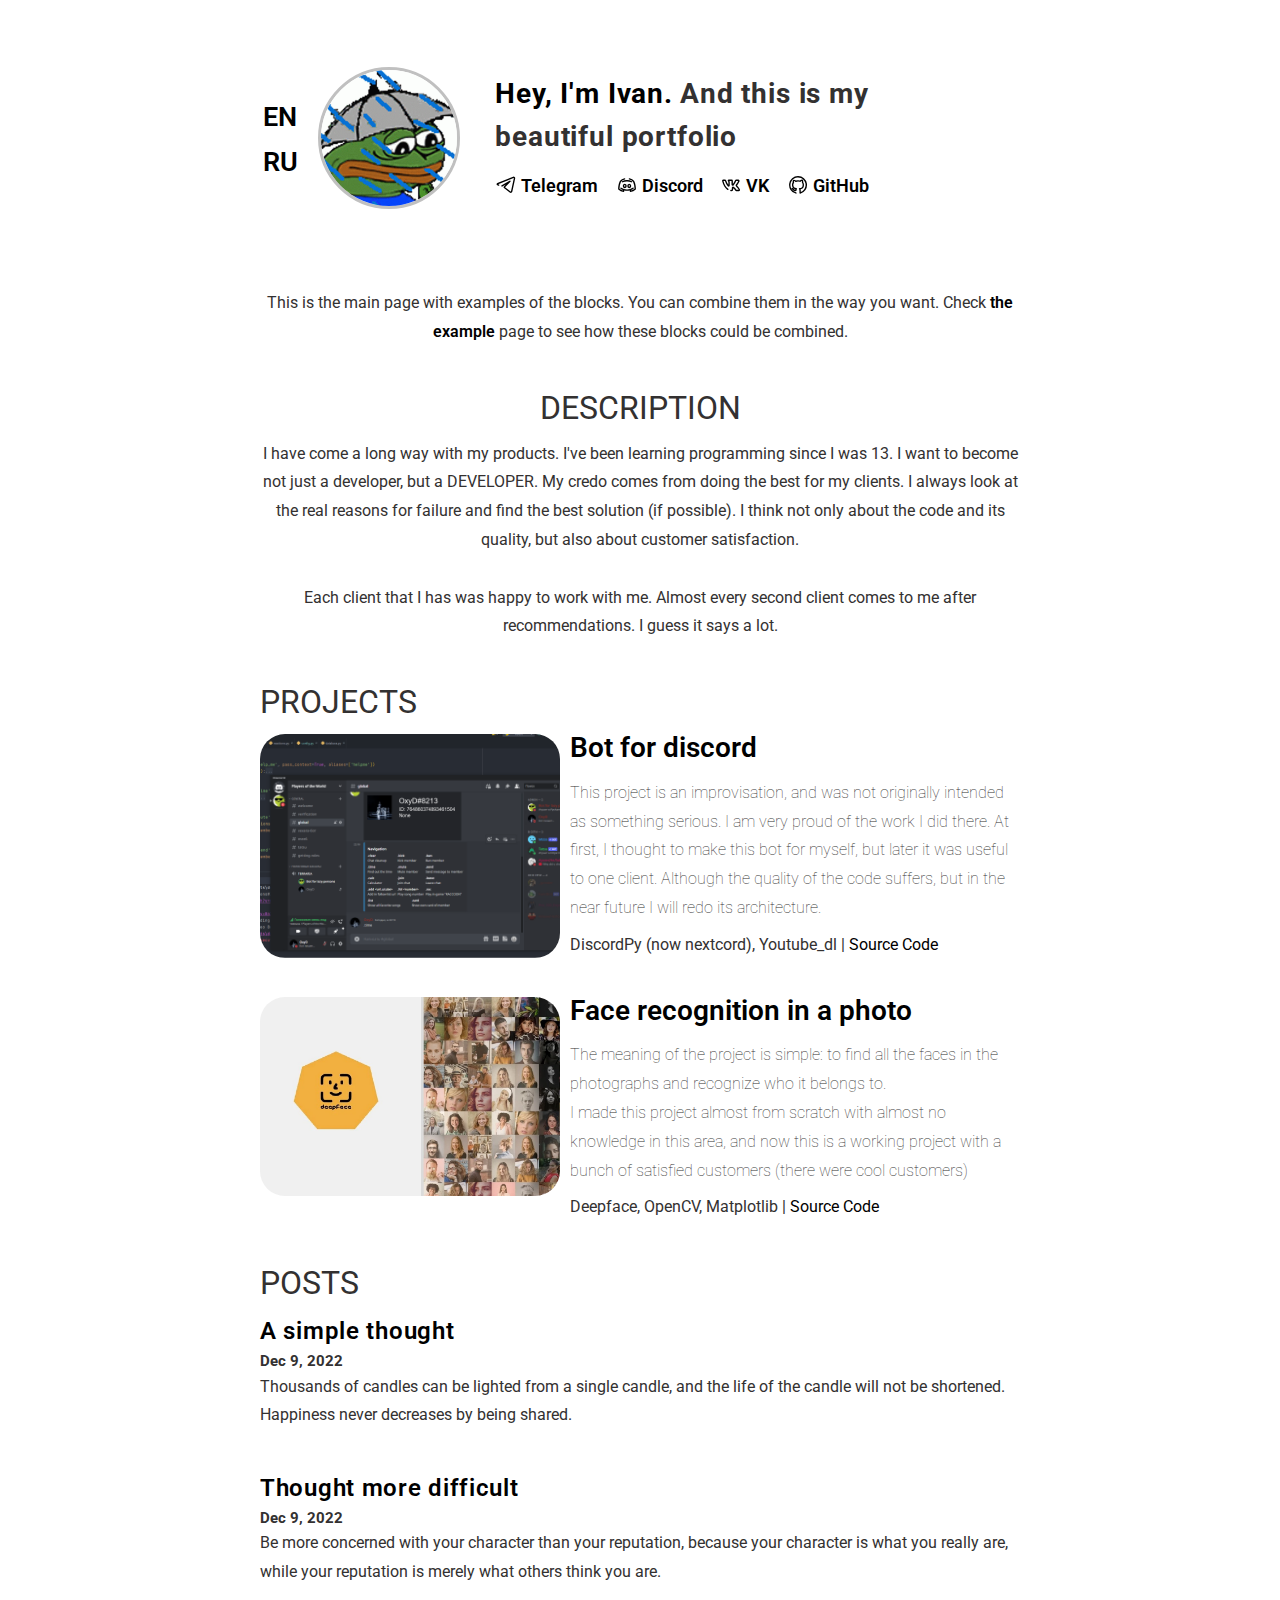
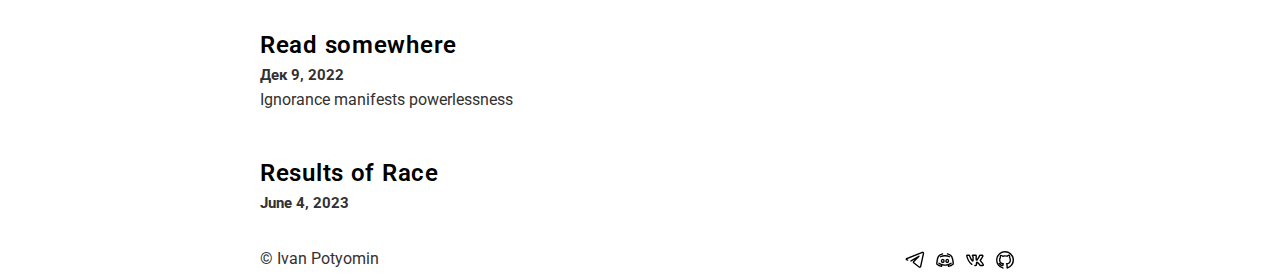
<file: index.html>
<!DOCTYPE html>
<html lang="en">
<head>
    <meta charset="UTF-8">
    <title>About me</title>
    <link rel="stylesheet" type="text/css" href="/assets/styles/styles.css">
    <link rel="icon" type="image/x-icon" href="/assets/img/icons/letter_I.ico">
</head>
<body>
    <div class="main">
        <div class="content">
            <div class="content__hello">
                <div class="header">
                    <div class="header_en_ru">
                        <a href="/">
                            <span>EN</span>
                        </a><br>
                        <a href="/ru">
                            <span>RU</span>
                        </a>
                    </div>
                </div>
                <img class="content__hello-img" src="assets/img/sadge-rain.gif" alt="Avatar">
                <div class="content__hello-text">
                    <span class="content__name">
                        <a href="/"> Hey, I'm Ivan.</a>
                    </span>
                    <span class="content__description">And this is my <br/> beautiful portfolio</span>
                    <nav class="content__social">
                        <a href="https://t.me/OxyDear" target="_blank" class="content__social-item">
                            <img src="/assets/img/icons/telegram.svg" alt="Telegram">
                            <span>Telegram</span>
                        </a>
                        <a href="https://discordapp.com/users/764860374893461504/" target="_blank" class="content__social-item">
                            <img src="/assets/img/icons/discord.svg" alt="Discord">
                            <span>Discord</span>
                        </a>
                        <a href="https://vk.com/OxyDear" target="_blank" class="content__social-item">
                            <img src="/assets/img/icons/vk.svg" alt="VK">
                            <span>VK</span>
                        </a>
                        <a href="https://github.com/OxyDear" target="_blank" class="content__social-item">
                            <img src="/assets/img/icons/github.svg" alt="GitHub">
                            <span>GitHub</span>
                        </a>
                    </nav>
                </div>
            </div>
            <div class="content__main">
                <div class="content__main-item">
                    <div class="main-item__description">
                        <div class="main-item__description_by_mimo_without_margin_files">
                            <p>This is the main page with examples of the blocks. You can combine them in the way you want.
                                Check <a href="/example">the example</a> page to see how these blocks could be combined.</p>
                        </div>
                    </div>
                </div>
                <div class="main-item__description_by_mimo_without_margin_files">
                    <h2 class="content__subheader">Description</h2>
                </div>
                <div class="content__main-item">
                    <div class="main-item__description">
                        <div class="main-item__description_by_mimo_without_margin_files">
                            <p>I have come a long way with my products. I've been learning programming since I was 13.
                                I want to become not just a developer, but a DEVELOPER.
                                My credo comes from doing the best for my clients.
                                I always look at the real reasons for failure and find the best solution (if possible).
                                I think not only about the code and its quality, but also about customer satisfaction.</p>
                        </div>
                    </div>
                </div>
                <div class="content__main-item">
                    <div class="main-item__description">
                        <div class="main-item__description_by_mimo_without_margin_files">
                            <p>Each client that I has was happy to work with me.
                                Almost every second client comes to me after recommendations. I guess it says a lot.</p>
                        </div>
                    </div>
                </div>
                <h2 class="content__subheader">Projects</h2>
                <div class="content__main-item project">
                    <a data-fslightbox href="assets/img/ds1.png">
                        <img src="assets/img/ds1.png" alt="project1">
                    </a>
                    <div>
                        <div class="main-item__title">
                            <a href="/example/project.html"><span>Bot for discord</span></a>
                        </div>
                        <div class="main-item__description">
                            <p>This project is an improvisation, and was not originally intended as something serious.
                                I am very proud of the work I did there.
                                At first, I thought to make this bot for myself,
                                but later it was useful to one client.
                                Although the quality of the code suffers,
                                but in the near future I will redo its architecture.</p>
                        </div>
                        <div class="main-item__subdescription">
                            <p><span> DiscordPy (now nextcord), Youtube_dl </span><span>| </span><a href="https://github.com/OxyDear/lazy-bot-ox"><span>Source Code</span></a></p>
                        </div>
                    </div>
                </div>
                <div class="content__main-item project">
                    <a data-fslightbox href="assets/img/deepface.png">
                        <img src="assets/img/deepface.png" alt="project2">
                    </a>
                    <div>
                        <div class="main-item__title">
                            <a href="/example/project2.html"><span>Face recognition in a photo</span></a>
                        </div>
                        <div class="main-item__description">
                            <p>The meaning of the project is simple: to find all the faces in the photographs and recognize who it belongs to.
                                <br/>I made this project almost from scratch with almost no knowledge in this area,
                                and now this is a working project with a bunch of satisfied customers (there were cool customers)</p>
                        </div>
                        <div class="main-item__subdescription">
                            <p><span> Deepface, OpenCV, Matplotlib </span><span>| </span><a href="https://github.com/OxyDear/FaceRecog"><span>Source Code</span></a></p>
                        </div>
                    </div>
                </div>
                <h2 class="content__subheader">Posts</h2>
                <div class="content__main-item post">
                    <article>
                        <h2 class="main-item__title">
                            <a>A simple thought</a>
                        </h2>
                        <p class="main-item__date">Dec 9, 2022</p>
                        <div class="main-item__description">
                            <p>Thousands of candles can be lighted from a single candle, and the life of the candle will not be shortened. Happiness never decreases by being shared.</p>
                        </div>
                    </article>
                </div>
                <div class="content__main-item post">
                    <article>
                        <h2 class="main-item__title">
                            <a>Thought more difficult</a>
                        </h2>
                        <p class="main-item__date">Dec 9, 2022</p>
                        <div class="main-item__description">
                            <p>Be more concerned with your character than your reputation, because your character is what you really are, while your reputation is merely what others think you are.</p>
                        </div>
                    </article>
                </div>
                <div class="content__main-item post">
                    <article>
                        <h2 class="main-item__title">
                            <a>Read somewhere</a>
                        </h2>
                        <p class="main-item__date">Дек 9, 2022</p>
                        <div class="main-item__description">
                            <p>Ignorance manifests powerlessness</p>
                        </div>
                    </article>
                </div>
                <div class="content__main-item post">
                    <article>
                        <h2 class="main-item__title">
                            <a href="results.html">Results of Race</a>
                        </h2>
                        <p class="main-item__date">June 4, 2023</p>
                    </article>
                </div>
            </div>
        </div>
        <div class="footer">
            <div>
                <span>© Ivan Potyomin</span>
            </div>
            <div>
                <nav class="footer__social">
                    <a href="https://t.me/OxyDear" target="_blank" class="footer__social-item">
                        <img src="/assets/img/icons/telegram.svg" alt="Telegram">
                    </a>
                    <a href="https://discordapp.com/users/764860374893461504/" target="_blank" class="footer__social-item">
                        <img src="/assets/img/icons/discord.svg" alt="Discord">
                    </a>
                    <a href="https://vk.com/OxyDear" target="_blank" class="footer__social-item">
                        <img src="/assets/img/icons/vk.svg" alt="VK">
                    </a>
                    <a href="https://github.com/OxyDear" target="_blank" class="footer__social-item">
                        <img src="/assets/img/icons/github.svg" alt="GitHub">
                    </a>
                </nav>
            </div>
        </div>
    </div>
    <script src="assets/scripts/fslightbox.js"></script>
</body>
</html>
</file>
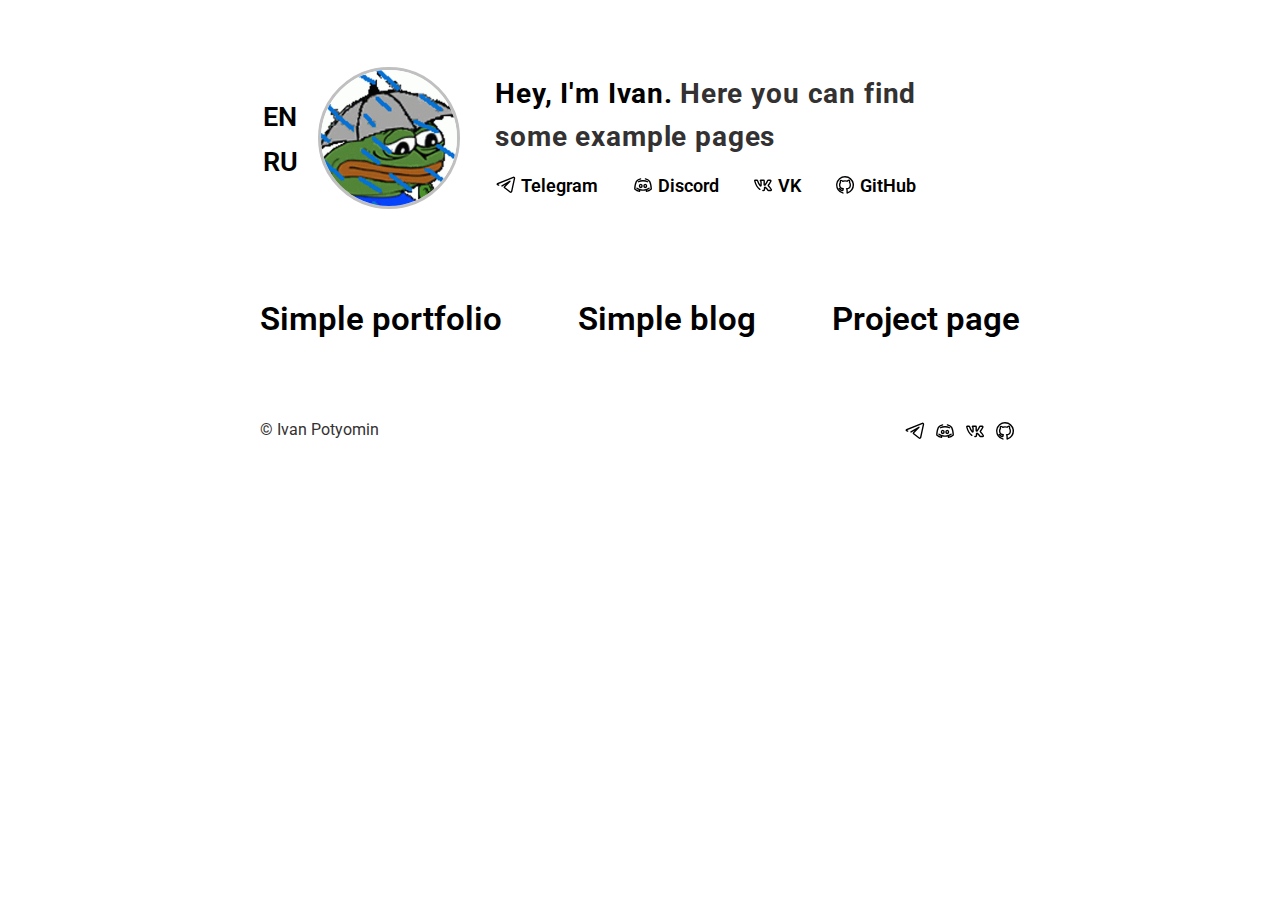
<file: example/index.html>
<!DOCTYPE html>
<html lang="en">
<head>
  <meta charset="UTF-8">
  <title>About me</title>
  <link rel="stylesheet" type="text/css" href="/assets/styles/styles.css">
  <link rel="icon" type="image/x-icon" href="/assets/img/icons/letter_I.ico">
</head>
<body>
<div class="main">
  <div class="content">
    <div class="content__hello">
      <div class="header">
        <div class="header_en_ru">
          <a href="/example/index.html">
            <span>EN</span>
          </a><br>
          <a href="/ru/example/index.html">
            <span>RU</span>
          </a>
        </div>
      </div>
      <img class="content__hello-img" src="/assets/img/sadge-rain.gif" alt="Avatar">
      <div class="content__hello-text">
                    <span class="content__name">
                        <a href="/"> Hey, I'm Ivan.</a>
                    </span>
        <span class="content__description">Here you can find <br/> some example pages</span>
        <nav class="content__social">
          <a href="https://t.me/OxyDear" target="_blank" class="content__social-item">
            <img src="/assets/img/icons/telegram.svg" alt="Telegram">
            <span>Telegram</span>
          </a>
          <a href="https://discordapp.com/users/764860374893461504/" target="_blank" class="content__social-item">
            <img src="/assets/img/icons/discord.svg" alt="Discord">
            <span>Discord</span>
          </a>
          <a href="https://vk.com/OxyDear" target="_blank" class="content__social-item">
            <img src="/assets/img/icons/vk.svg" alt="VK">
            <span>VK</span>
          </a>
          <a href="https://github.com/OxyDear" target="_blank" class="content__social-item">
            <img src="/assets/img/icons/github.svg" alt="GitHub">
            <span>GitHub</span>
          </a>
        </nav>
      </div>
    </div>
    <div class="content__main">
      <nav class="content__social_examples">
        <a href="/example/simple.html" class="main-item__description_examples">
          <span>Simple portfolio</span>
        </a>
        <a href="/example/blog.html" class="main-item__description_examples">
          <span>Simple blog</span>
        </a>
        <a href="/example/project.html" class="main-item__description_examples">
          <span>Project page</span>
        </a>
      </nav>
    </div>
  </div>
  <div class="footer">
    <div>
      <span>© Ivan Potyomin</span>
    </div>
    <div>
      <nav class="footer__social">
        <a href="https://t.me/OxyDear" target="_blank" class="footer__social-item">
          <img src="/assets/img/icons/telegram.svg" alt="Telegram">
        </a>
        <a href="https://discordapp.com/users/764860374893461504/" target="_blank" class="footer__social-item">
          <img src="/assets/img/icons/discord.svg" alt="Discord">
        </a>
        <a href="https://vk.com/OxyDear" target="_blank" class="footer__social-item">
          <img src="/assets/img/icons/vk.svg" alt="VK">
        </a>
        <a href="https://github.com/OxyDear" target="_blank" class="footer__social-item">
          <img src="/assets/img/icons/github.svg" alt="GitHub">
        </a>
      </nav>
    </div>
  </div>
</div>
<script src="/assets/scripts/fslightbox.js"></script>
</body>
</html>
</file>
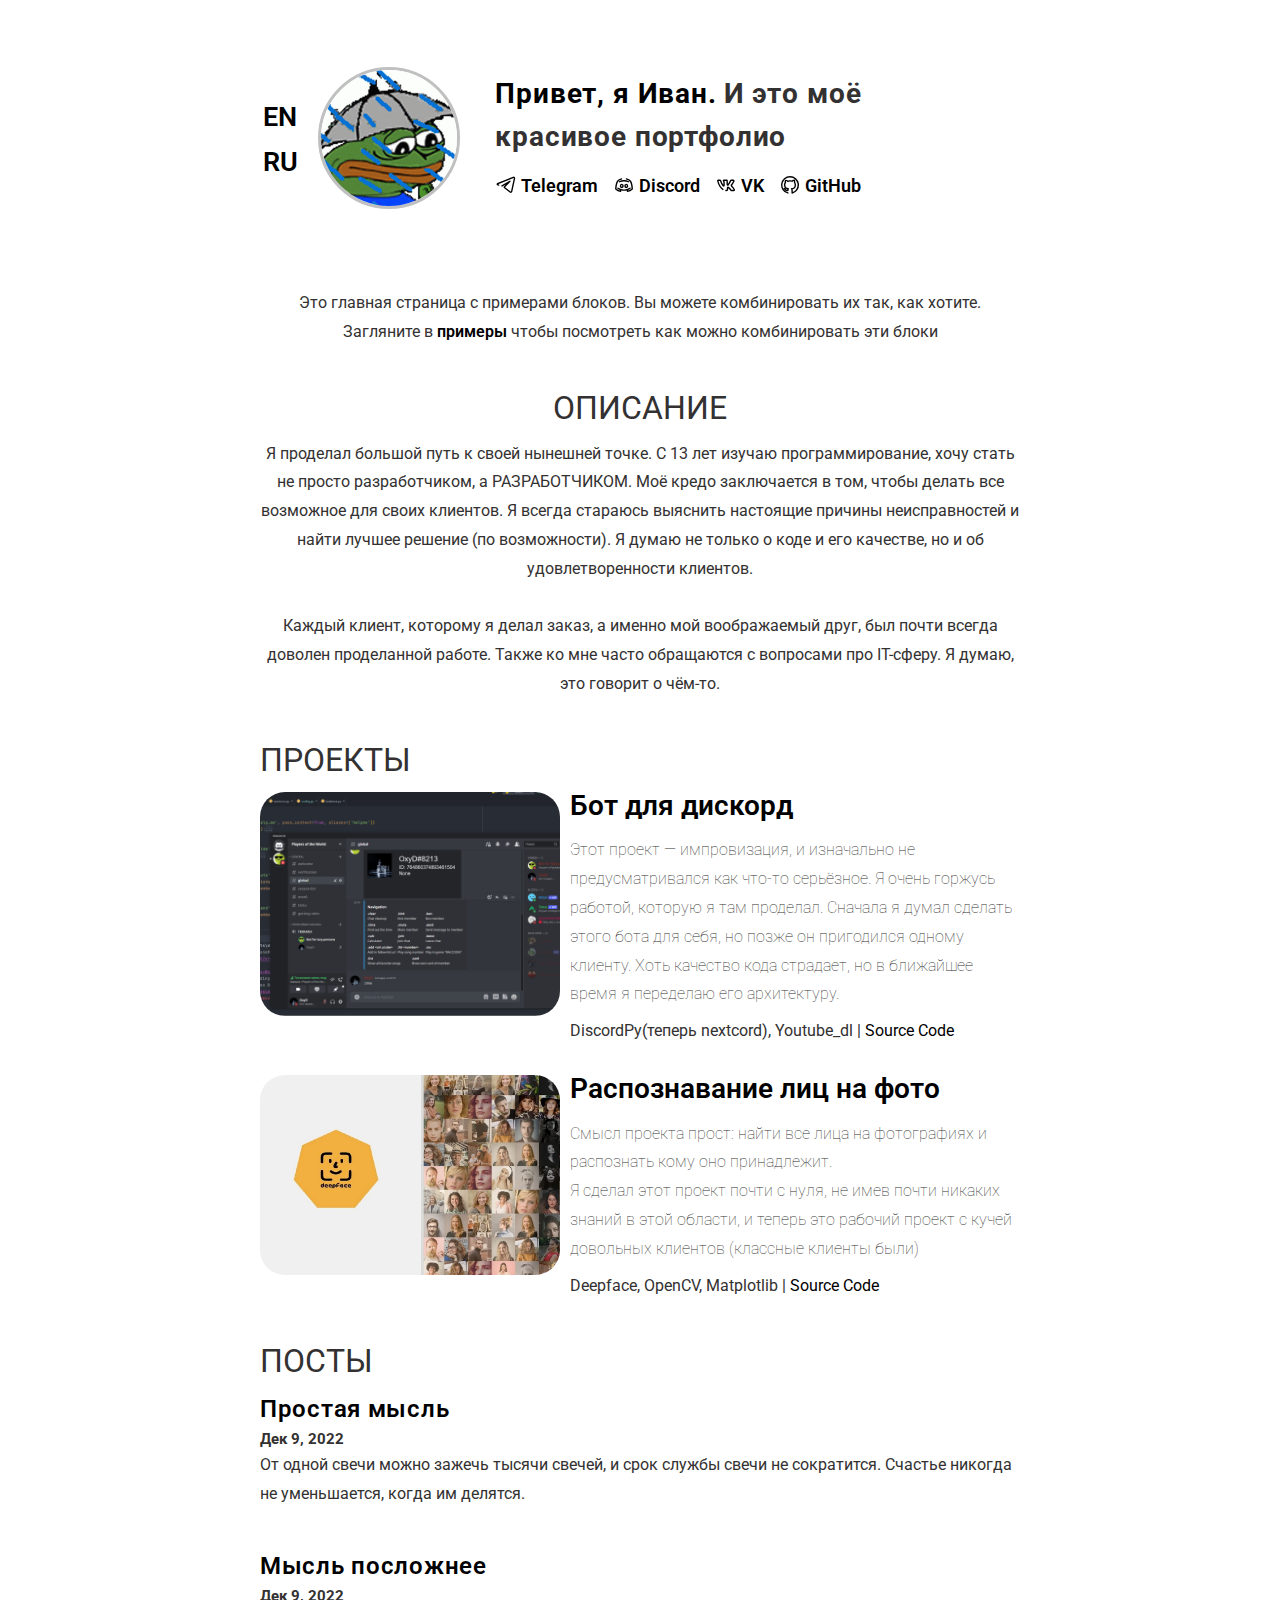
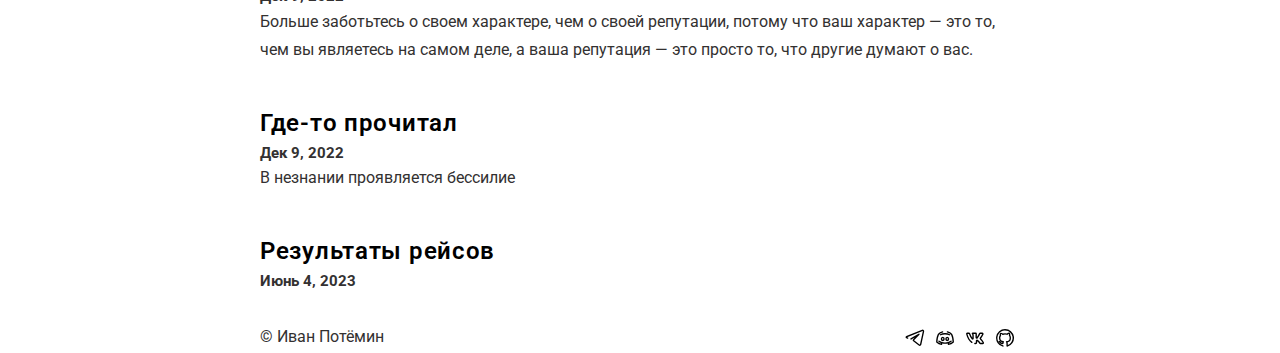
<file: ru/index.html>
<!DOCTYPE html>
<html lang="en">
<head>
    <meta charset="UTF-8">
    <title>Обо мне</title>
    <link rel="stylesheet" type="text/css" href="/assets/styles/styles.css">
    <link rel="icon" type="image/x-icon" href="/assets/img/icons/letter_I.ico">
</head>
<body>
    <div class="main">
        <div class="content">
            <div class="content__hello">
                <div class="header">
                    <div class="header_en_ru">
                        <a href="/">
                            <span>EN</span>
                        </a><br>
                        <a href="/ru">
                            <span>RU</span>
                        </a>
                    </div>
                </div>
                <img class="content__hello-img" src="/assets/img/sadge-rain.gif" alt="Avatar">
                <div class="content__hello-text">
                    <span class="content__name">
                        <a href="/">Привет, я Иван.</a>
                    </span>
                    <span class="content__description">И это моё <br/> красивое портфолио</span>
                    <nav class="content__social">
                        <a href="https://t.me/OxyDear" target="_blank" class="content__social-item">
                            <img src="/assets/img/icons/telegram.svg" alt="Telegram">
                            <span>Telegram</span>
                        </a>
                        <a href="https://discordapp.com/users/764860374893461504/" target="_blank" class="content__social-item">
                            <img src="/assets/img/icons/discord.svg" alt="Discord">
                            <span>Discord</span>
                        </a>
                        <a href="https://vk.com/OxyDear" target="_blank" class="content__social-item">
                            <img src="/assets/img/icons/vk.svg" alt="VK">
                            <span>VK</span>
                        </a>
                        <a href="https://github.com/OxyDear" target="_blank" class="content__social-item">
                            <img src="/assets/img/icons/github.svg" alt="GitHub">
                            <span>GitHub</span>
                        </a>
                    </nav>
                </div>
<!--                <nav class="content__social-item">-->
<!--                    <a href="/ru" class="content__social_item_home">-->
<!--                        <img src="/assets/img/icons/home.svg" alt="Home">-->
<!--                    </a>-->
<!--                </nav>-->
            </div>
            <div class="content__main">
                <div class="content__main-item">
                    <div class="main-item__description">
                        <div class="main-item__description_by_mimo_without_margin_files">
                            <p>Это главная страница с примерами блоков. Вы можете комбинировать их так, как хотите.
                                Загляните в <a href="/ru/example">примеры</a> чтобы посмотреть как можно комбинировать эти блоки</p>
                        </div>
                    </div>
                </div>
                <div class="main-item__description_by_mimo_without_margin_files">
                    <h2 class="content__subheader">Описание</h2>
                </div>
                <div class="content__main-item">
                    <div class="main-item__description">
                        <div class="main-item__description_by_mimo_without_margin_files">
                            <p>Я проделал большой путь к своей нынешней точке. С 13 лет изучаю программирование,
                                хочу стать не просто разработчиком, а РАЗРАБОТЧИКОМ.
                                Моё кредо заключается в том, чтобы делать все возможное для своих клиентов.
                                Я всегда стараюсь выяснить настоящие причины неисправностей и найти лучшее решение (по возможности).
                                Я думаю не только о коде и его качестве, но и об удовлетворенности клиентов.</p>
                        </div>
                    </div>
                </div>
                <div class="content__main-item">
                    <div class="main-item__description">
                        <div class="main-item__description_by_mimo_without_margin_files">
                            <p>Каждый клиент, которому я делал заказ, а именно мой воображаемый друг,
                                был почти всегда доволен проделанной работе.
                                Также ко мне часто обращаются с вопросами про IT-сферу. Я думаю, это говорит о чём-то.</p>
                        </div>
                    </div>
                </div>
                <h2 class="content__subheader">Проекты</h2>
                <div class="content__main-item project">
                    <a data-fslightbox href="/assets/img/ds1.png">
                        <img src="/assets/img/ds1.png" alt="project1">
                    </a>
                    <div>
                        <div class="main-item__title">
                            <a href="/ru/example/project.html"><span>Бот для дискорд</span></a>
                        </div>
                        <div class="main-item__description">
                            <p>Этот проект — импровизация, и изначально не предусматривался как что-то серьёзное.
                                Я очень горжусь работой, которую я там проделал.
                                Сначала я думал сделать этого бота для себя,
                                но позже он пригодился одному клиенту.
                                Хоть качество кода страдает,
                                но в ближайшее время я переделаю его архитектуру.</p>
                        </div>
                        <div class="main-item__subdescription">
                            <p><span> DiscordPy(теперь nextcord), Youtube_dl </span><span>| </span><a href="https://github.com/OxyDear/lazy-bot-ox"><span>Source Code</span></a></p>
                        </div>
                    </div>
                </div>
                <div class="content__main-item project">
                    <a data-fslightbox href="/assets/img/deepface.png">
                        <img src="/assets/img/deepface.png" alt="project2">
                    </a>
                    <div>
                        <div class="main-item__title">
                            <a href="/ru/example/project2.html"><span>Распознавание лиц на фото</span></a>
                        </div>
                        <div class="main-item__description">
                            <p>Смысл проекта прост: найти все лица на фотографиях и распознать кому оно принадлежит.
                                <br/>Я сделал этот проект почти с нуля, не имев почти никаких знаний в этой области,
                                и теперь это рабочий проект с кучей довольных клиентов (классные клиенты были)</p>
                        </div>
                        <div class="main-item__subdescription">
                            <p><span> Deepface, OpenCV, Matplotlib </span><span>| </span><a href="https://github.com/OxyDear/FaceRecog"><span>Source Code</span></a></p>
                        </div>
                    </div>
                </div>
                <h2 class="content__subheader">Посты</h2>
                <div class="content__main-item post">
                    <article>
                        <h2 class="main-item__title">
                            <a>Простая мысль</a>
                        </h2>
                        <p class="main-item__date">Дек 9, 2022</p>
                        <div class="main-item__description">
                            <p>От одной свечи можно зажечь тысячи свечей, и срок службы свечи не сократится. Счастье никогда не уменьшается, когда им делятся.</p>
                        </div>
                    </article>
                </div>
                <div class="content__main-item post">
                    <article>
                        <h2 class="main-item__title">
                            <a>Мысль посложнее</a>
                        </h2>
                        <p class="main-item__date">Дек 9, 2022</p>
                        <div class="main-item__description">
                            <p>Больше заботьтесь о своем характере, чем о своей репутации, потому что ваш характер — это то, чем вы являетесь на самом деле, а ваша репутация — это просто то, что другие думают о вас.</p>
                        </div>
                    </article>
                </div>
                <div class="content__main-item post">
                    <article>
                        <h2 class="main-item__title">
                            <a>Где-то прочитал</a>
                        </h2>
                        <p class="main-item__date">Дек 9, 2022</p>
                        <div class="main-item__description">
                            <p>В незнании проявляется бессилие</p>
                        </div>
                    </article>
                </div>
                <div class="content__main-item post">
                    <article>
                        <h2 class="main-item__title">
                            <a href="results.html">Результаты рейсов</a>
                        </h2>
                        <p class="main-item__date">Июнь 4, 2023</p>
                    </article>
                </div>
            </div>
        </div>
        <div class="footer">
            <div>
                <span>© Иван Потёмин</span>
            </div>
            <div>
                <nav class="footer__social">
                    <a href="https://t.me/OxyDear" target="_blank" class="footer__social-item">
                        <img src="/assets/img/icons/telegram.svg" alt="Telegram">
                    </a>
                    <a href="https://discordapp.com/users/764860374893461504/" target="_blank" class="footer__social-item">
                        <img src="/assets/img/icons/discord.svg" alt="Discord">
                    </a>
                    <a href="https://vk.com/OxyDear" target="_blank" class="footer__social-item">
                        <img src="/assets/img/icons/vk.svg" alt="VK">
                    </a>
                    <a href="https://github.com/OxyDear" target="_blank" class="footer__social-item">
                        <img src="/assets/img/icons/github.svg" alt="GitHub">
                    </a>
                </nav>
            </div>
        </div>
    </div>
    <script src="/assets/scripts/fslightbox.js"></script>
</body>
</html>
</file>
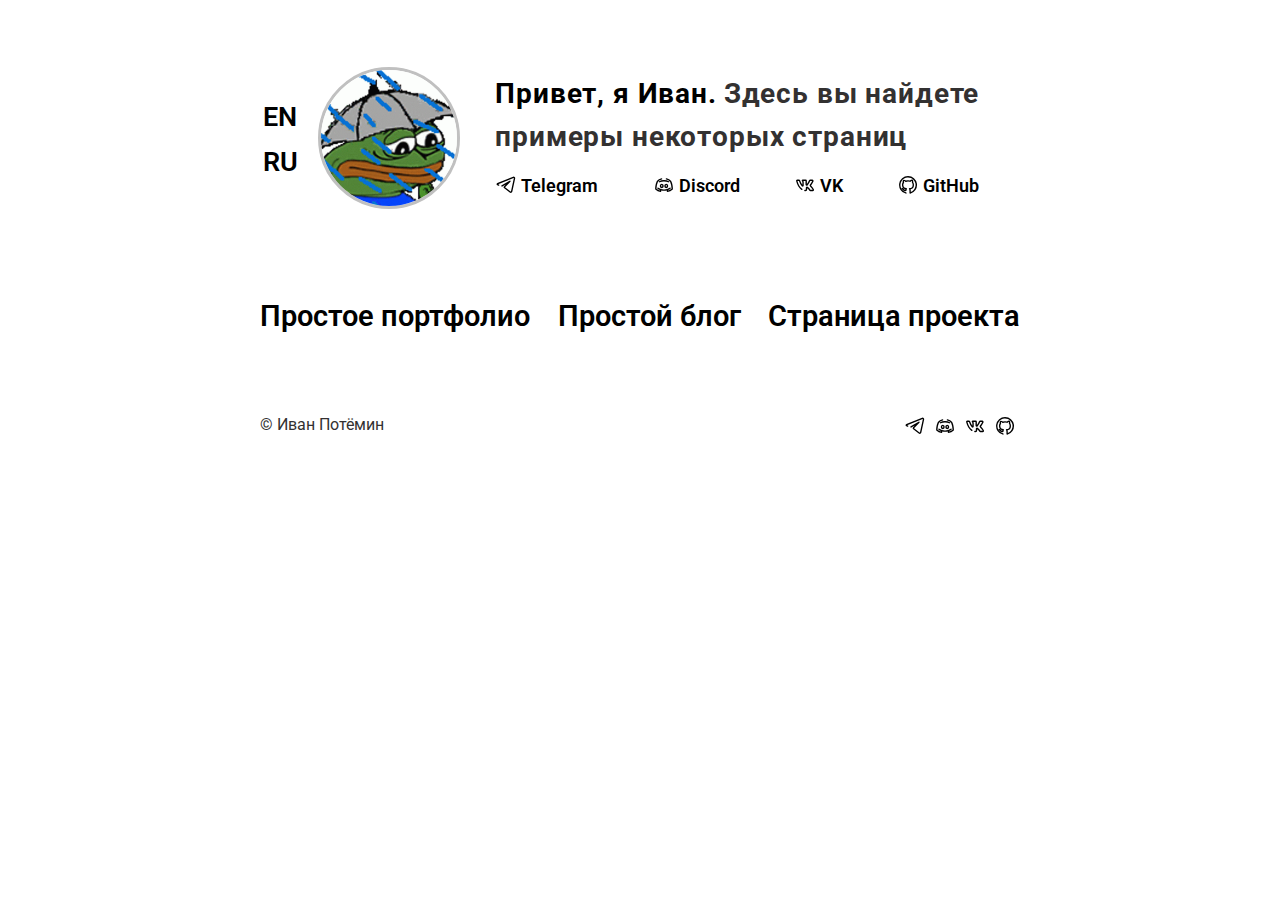
<file: ru/example/index.html>
<!DOCTYPE html>
<html lang="en">
<head>
  <meta charset="UTF-8">
  <title>Обо мне</title>
  <link rel="stylesheet" type="text/css" href="/assets/styles/styles.css">
  <link rel="icon" type="image/x-icon" href="/assets/img/icons/letter_I.ico">
</head>
<body>
<div class="main">
  <div class="content">
    <div class="content__hello">
      <div class="header">
        <div class="header_en_ru">
          <a href="/example/index.html">
            <span>EN</span>
          </a><br>
          <a href="/ru/example/index.html">
            <span>RU</span>
          </a>
        </div>
      </div>
      <img class="content__hello-img" src="/assets/img/sadge-rain.gif" alt="Avatar">
      <div class="content__hello-text">
                    <span class="content__name">
                        <a href="/">Привет, я Иван.</a>
                    </span>
        <span class="content__description">Здесь вы найдете <br/> примеры некоторых страниц</span>
        <nav class="content__social">
          <a href="https://t.me/OxyDear" target="_blank" class="content__social-item">
            <img src="/assets/img/icons/telegram.svg" alt="Telegram">
            <span>Telegram</span>
          </a>
          <a href="https://discordapp.com/users/764860374893461504/" target="_blank" class="content__social-item">
            <img src="/assets/img/icons/discord.svg" alt="Discord">
            <span>Discord</span>
          </a>
          <a href="https://vk.com/OxyDear" target="_blank" class="content__social-item">
            <img src="/assets/img/icons/vk.svg" alt="VK">
            <span>VK</span>
          </a>
          <a href="https://github.com/OxyDear" target="_blank" class="content__social-item">
            <img src="/assets/img/icons/github.svg" alt="GitHub">
            <span>GitHub</span>
          </a>
        </nav>
      </div>
    </div>
    <div class="content__main">
      <nav class="content__social_examples">
        <a href="/ru/example/simple.html" class="main-item__description_examples_ru">
          <span>Простое портфолио</span>
        </a>
        <a href="/ru/example/blog.html" class="main-item__description_examples_ru">
          <span>Простой блог</span>
        </a>
        <a href="/ru/example/project.html" class="main-item__description_examples_ru">
          <span>Страница проекта</span>
        </a>
      </nav>
    </div>
  </div>
  <div class="footer">
    <div>
      <span>© Иван Потёмин</span>
    </div>
    <div>
      <nav class="footer__social">
        <a href="https://t.me/OxyDear" target="_blank" class="footer__social-item">
          <img src="/assets/img/icons/telegram.svg" alt="Telegram">
        </a>
        <a href="https://discordapp.com/users/764860374893461504/" target="_blank" class="footer__social-item">
          <img src="/assets/img/icons/discord.svg" alt="Discord">
        </a>
        <a href="https://vk.com/OxyDear" target="_blank" class="footer__social-item">
          <img src="/assets/img/icons/vk.svg" alt="VK">
        </a>
        <a href="https://github.com/OxyDear" target="_blank" class="footer__social-item">
          <img src="/assets/img/icons/github.svg" alt="GitHub">
        </a>
      </nav>
    </div>
  </div>
</div>
<script src="/assets/scripts/fslightbox.js"></script>
</body>
</html>
</file>
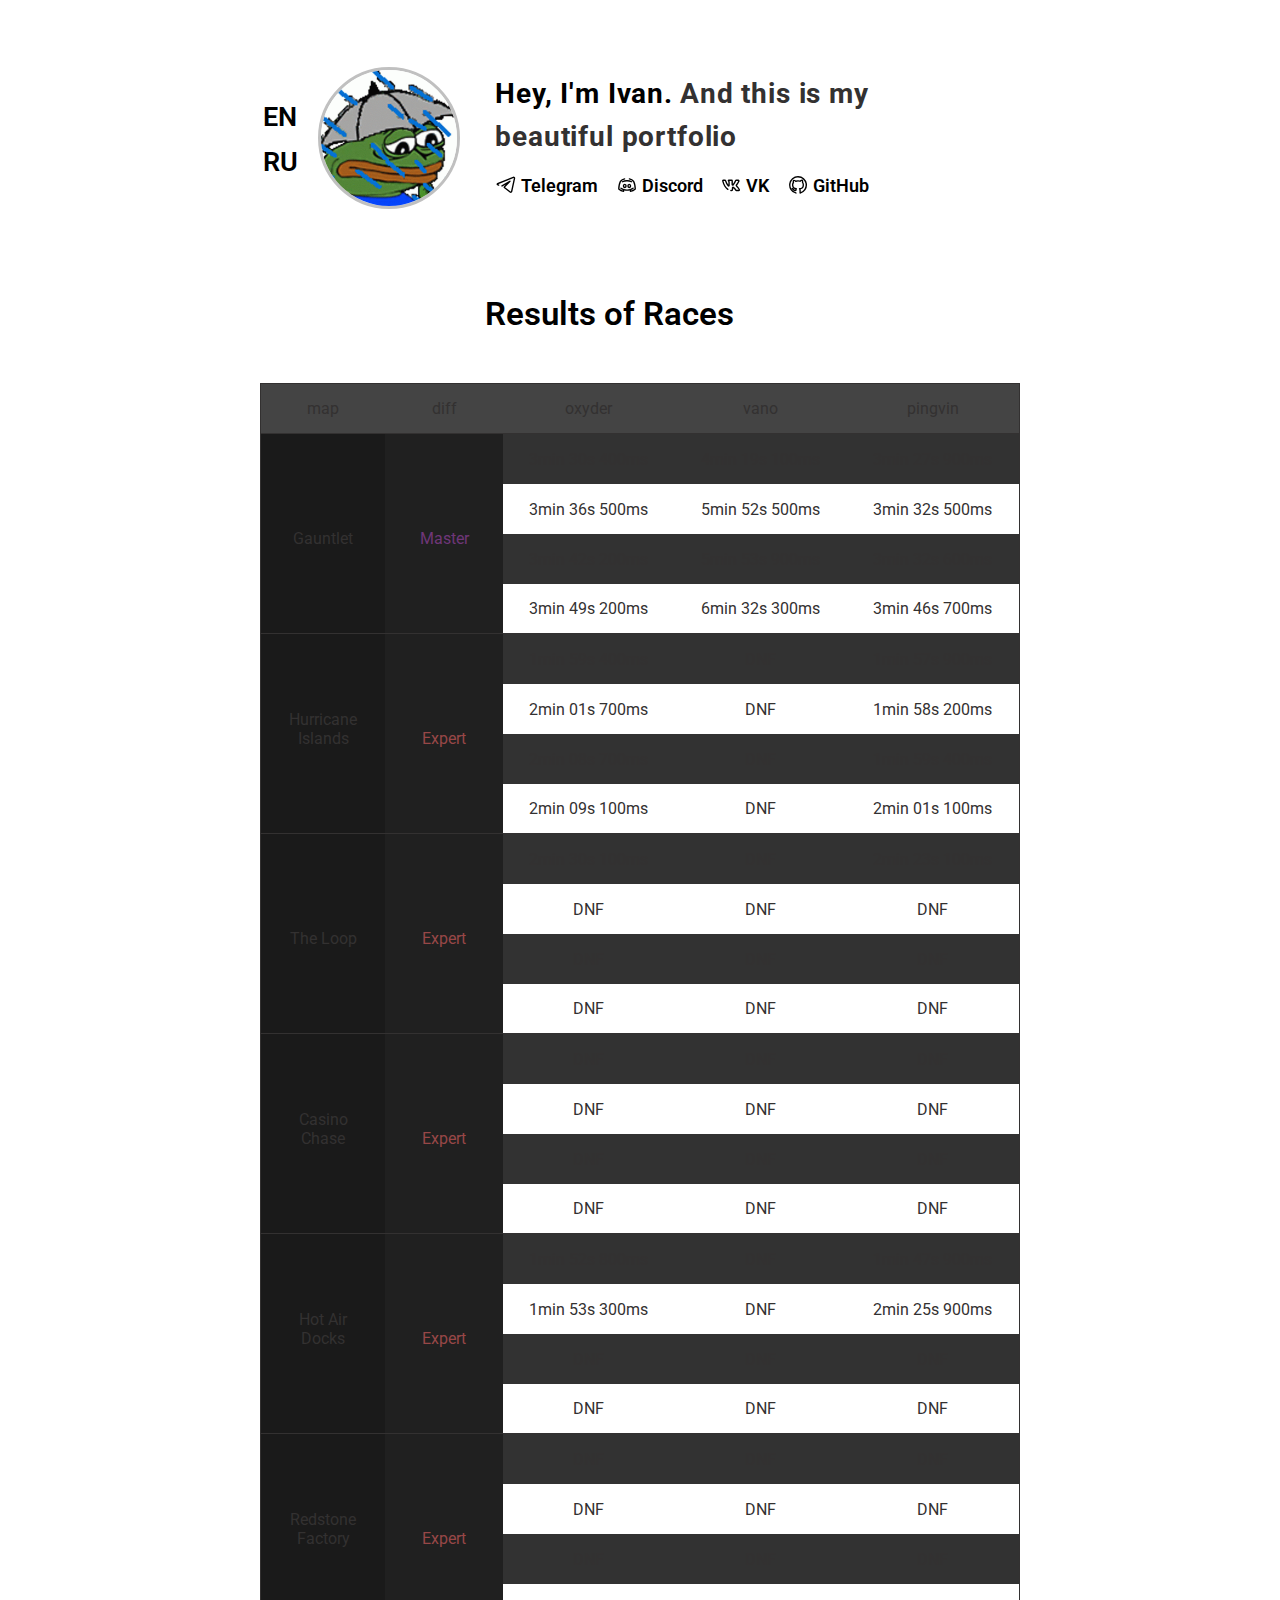
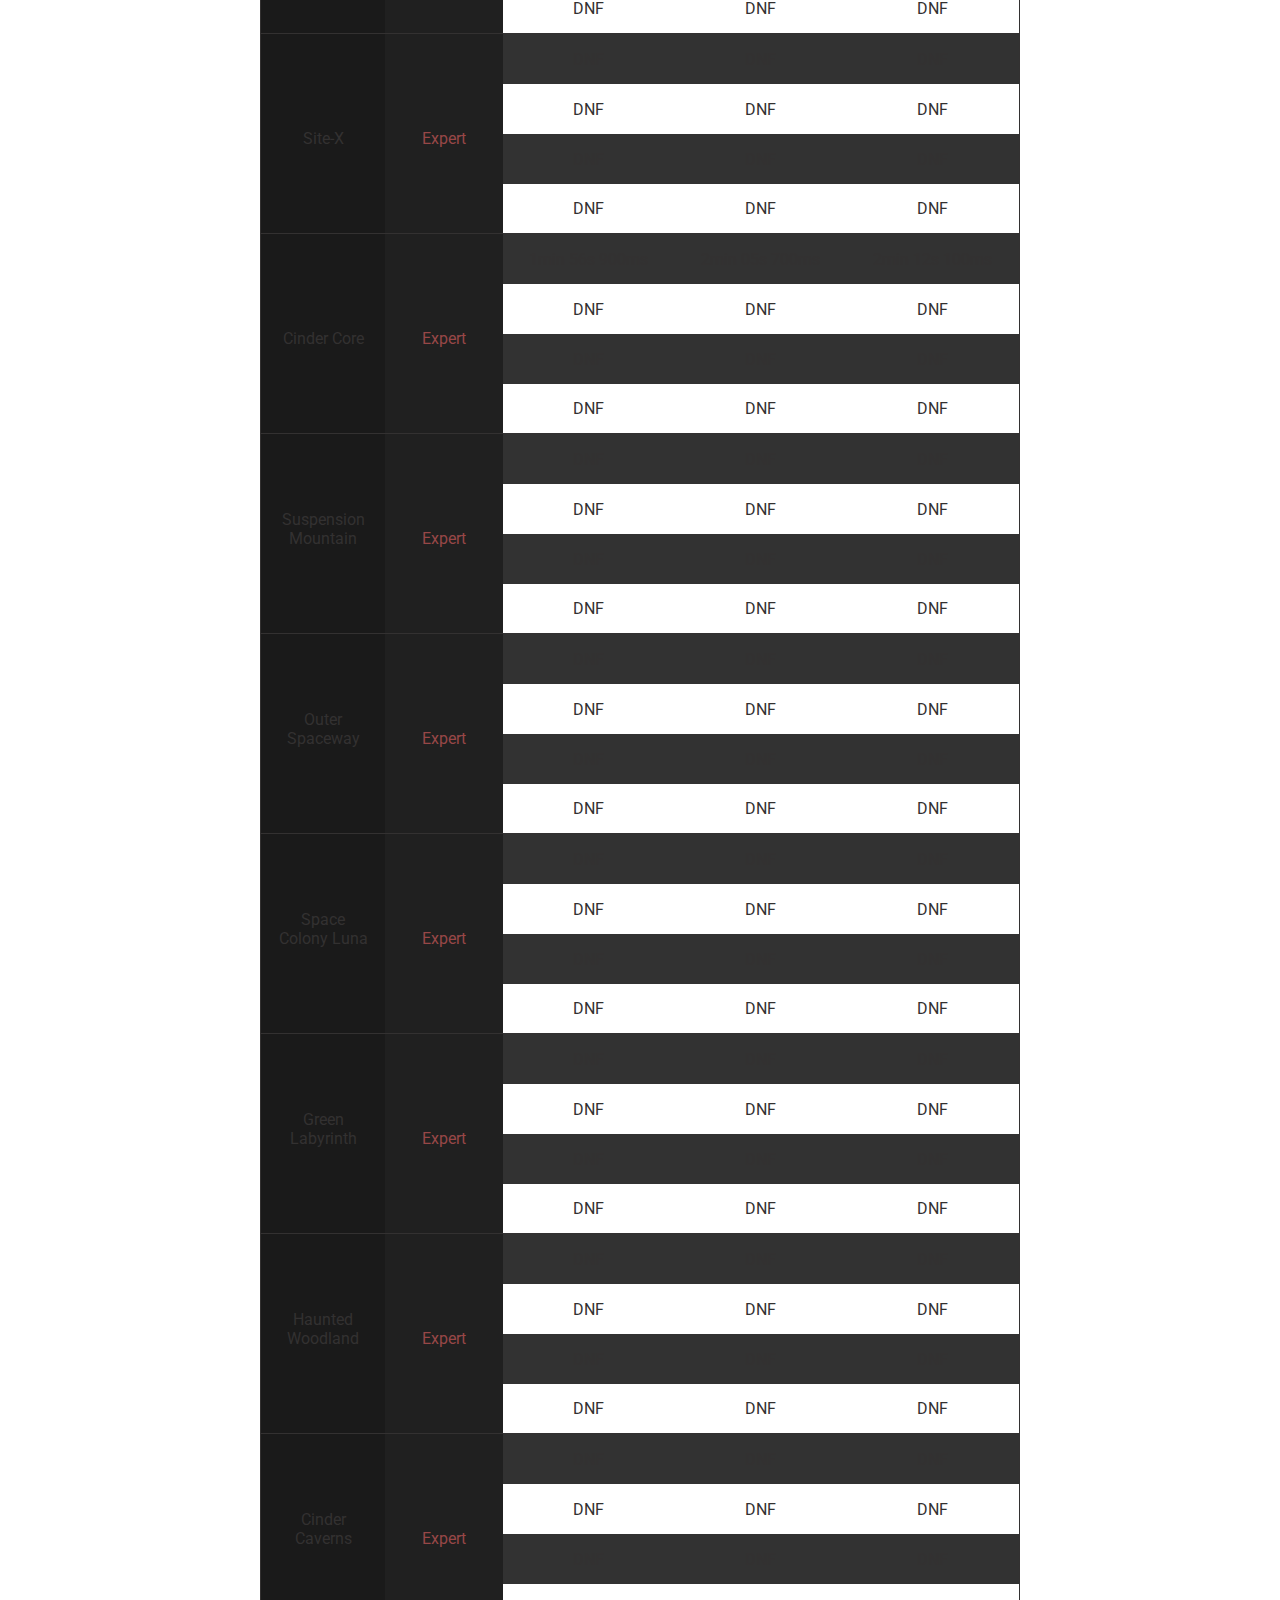
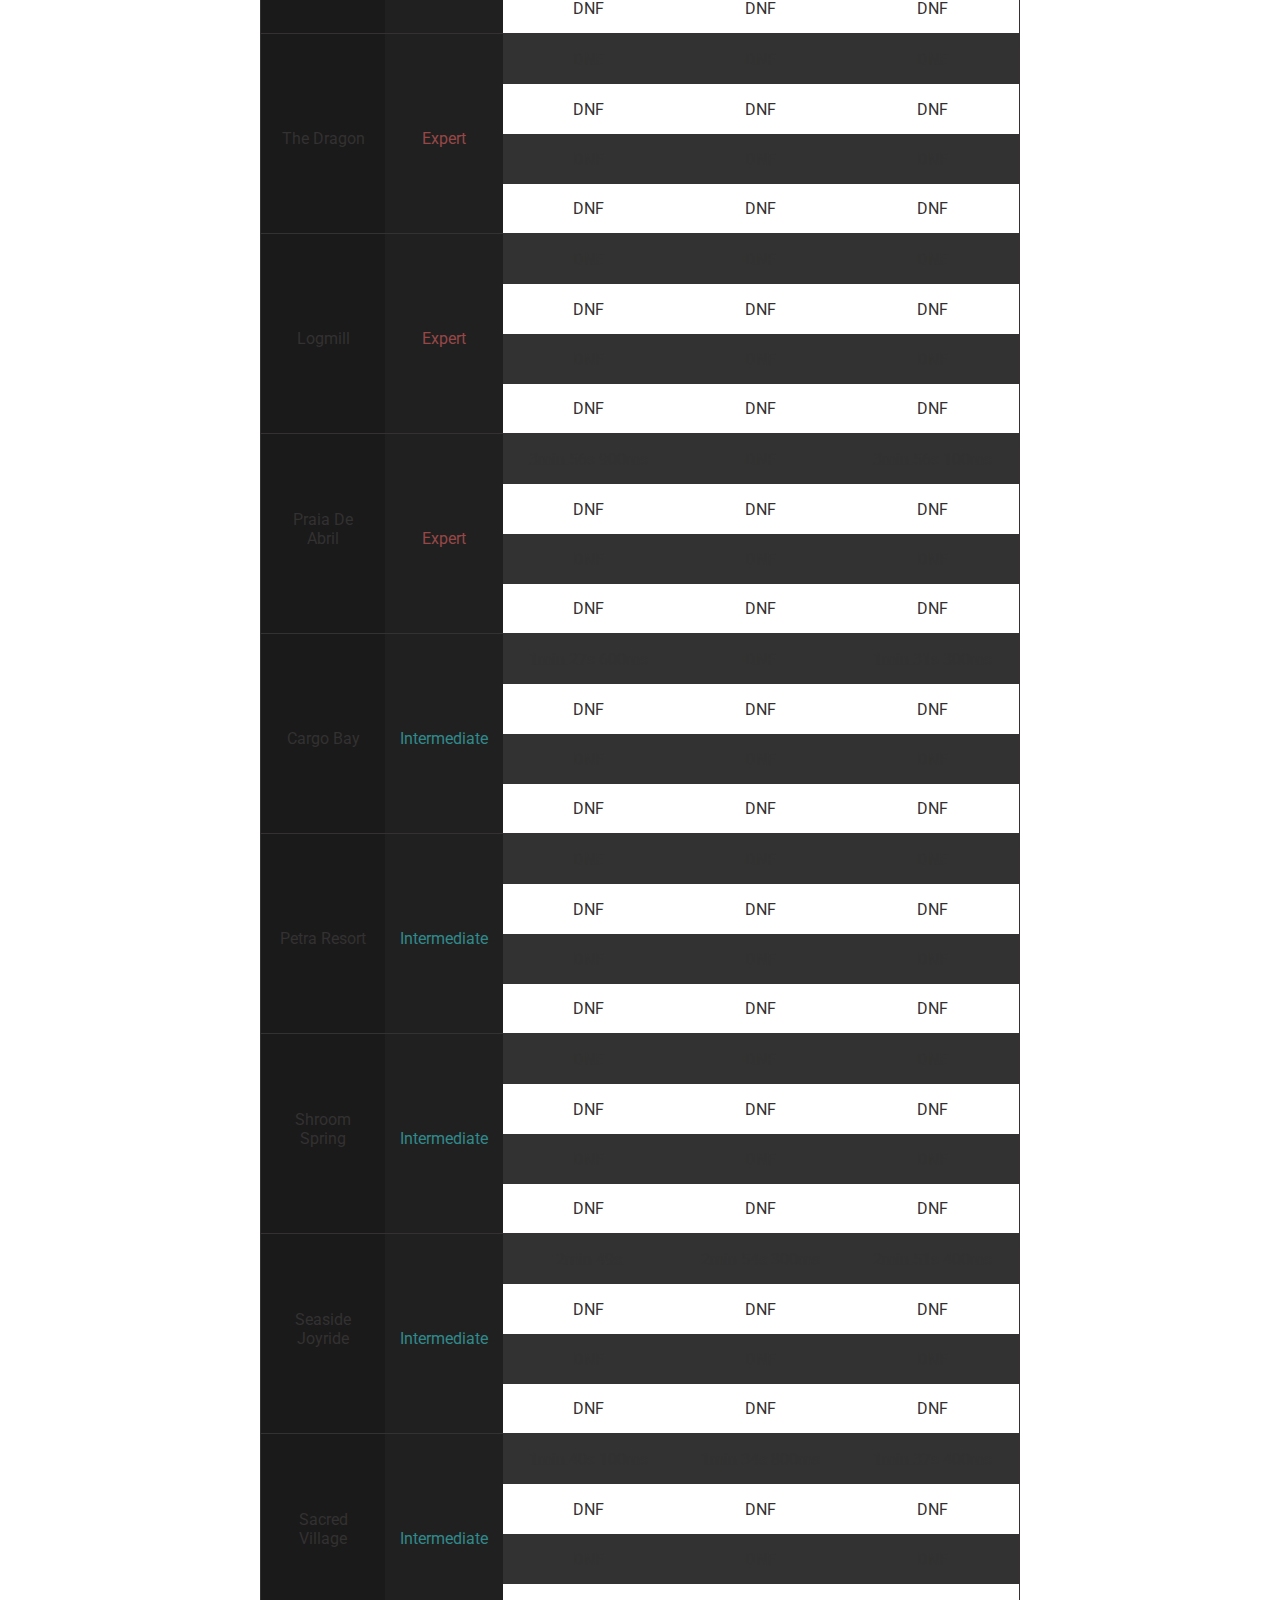
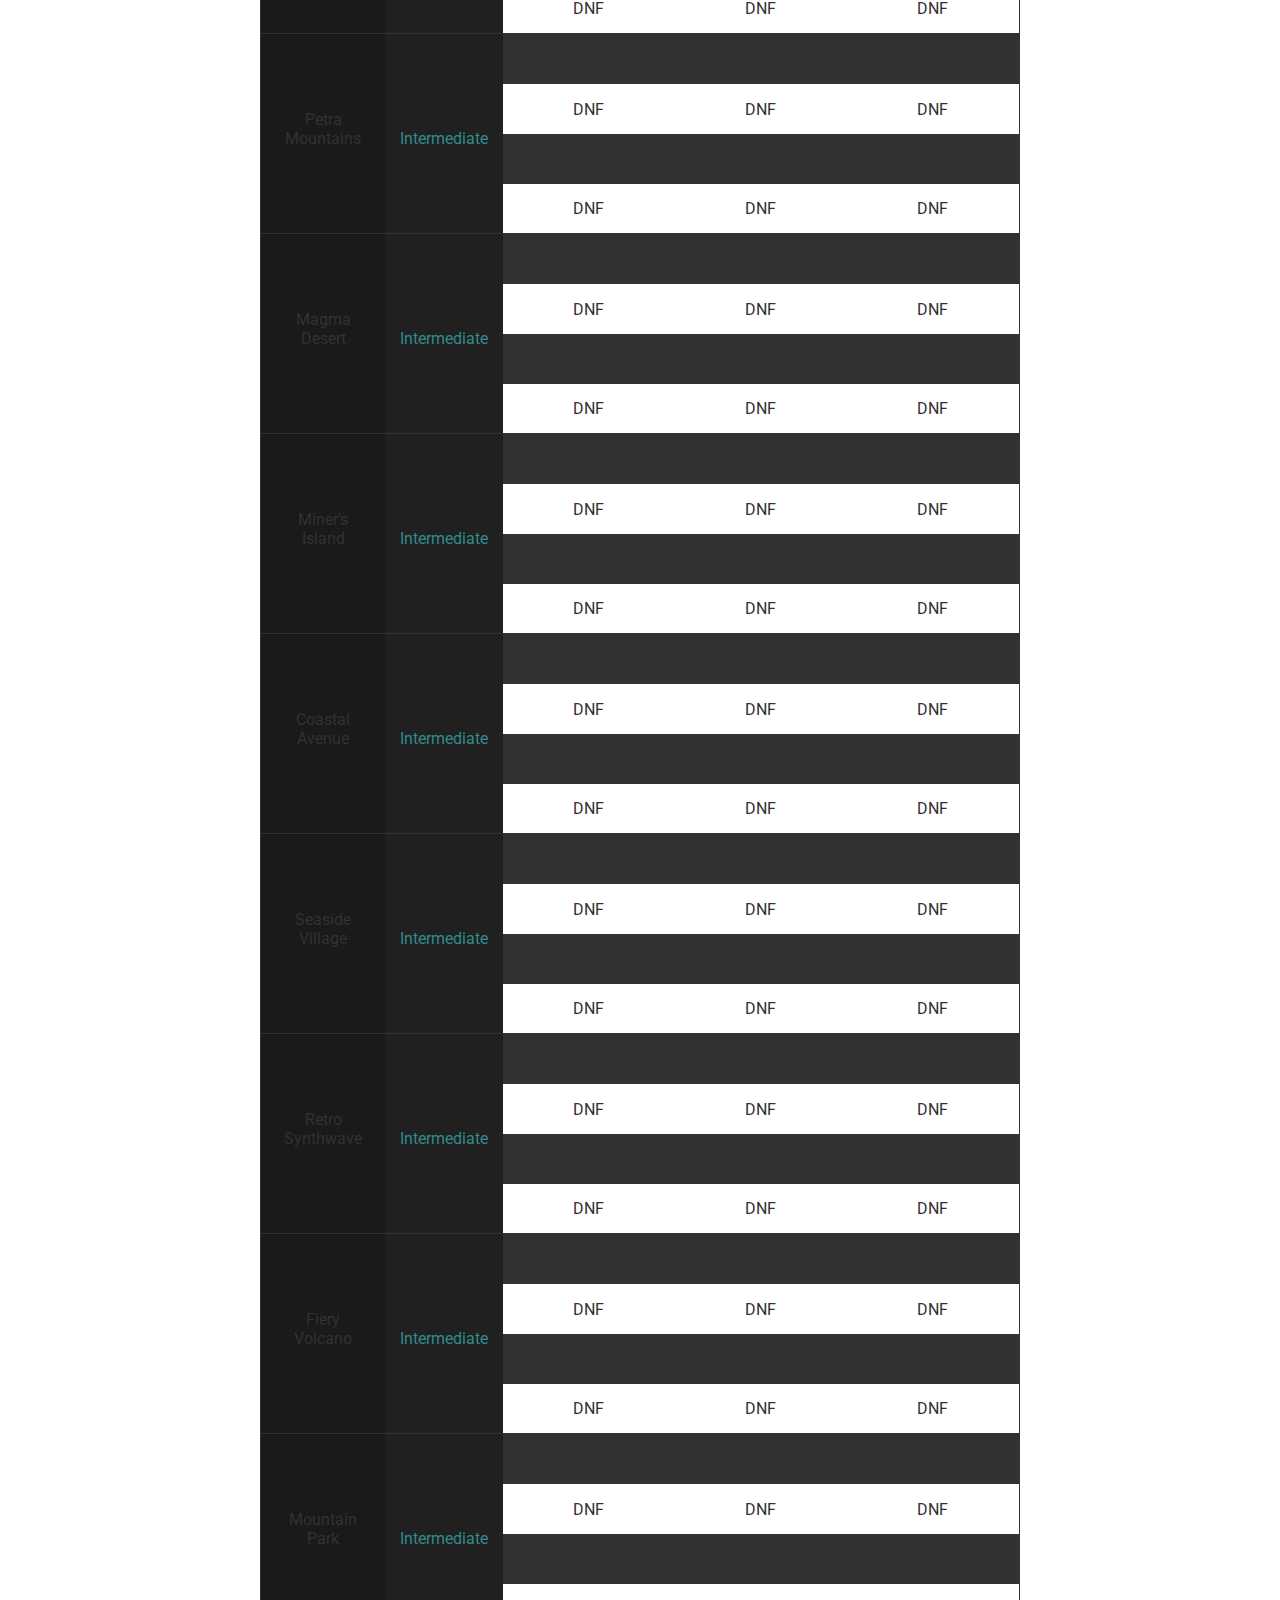
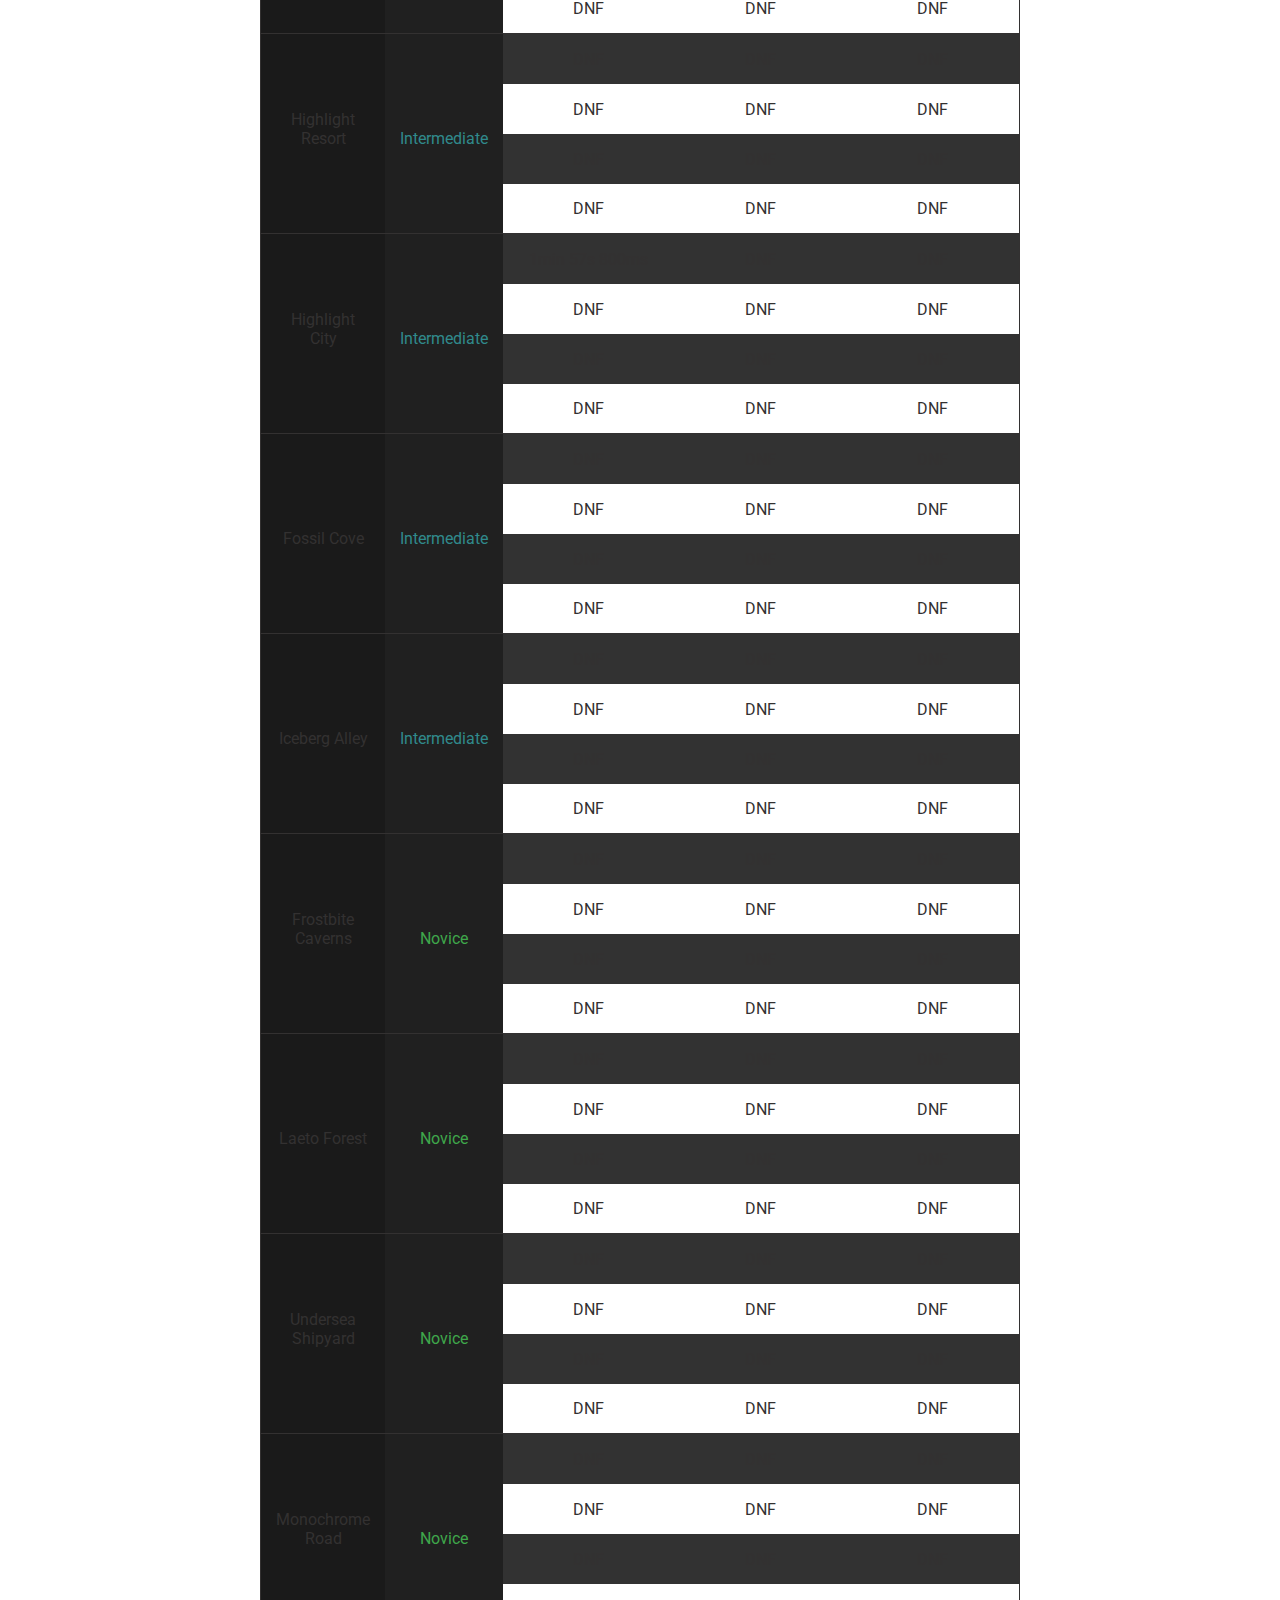
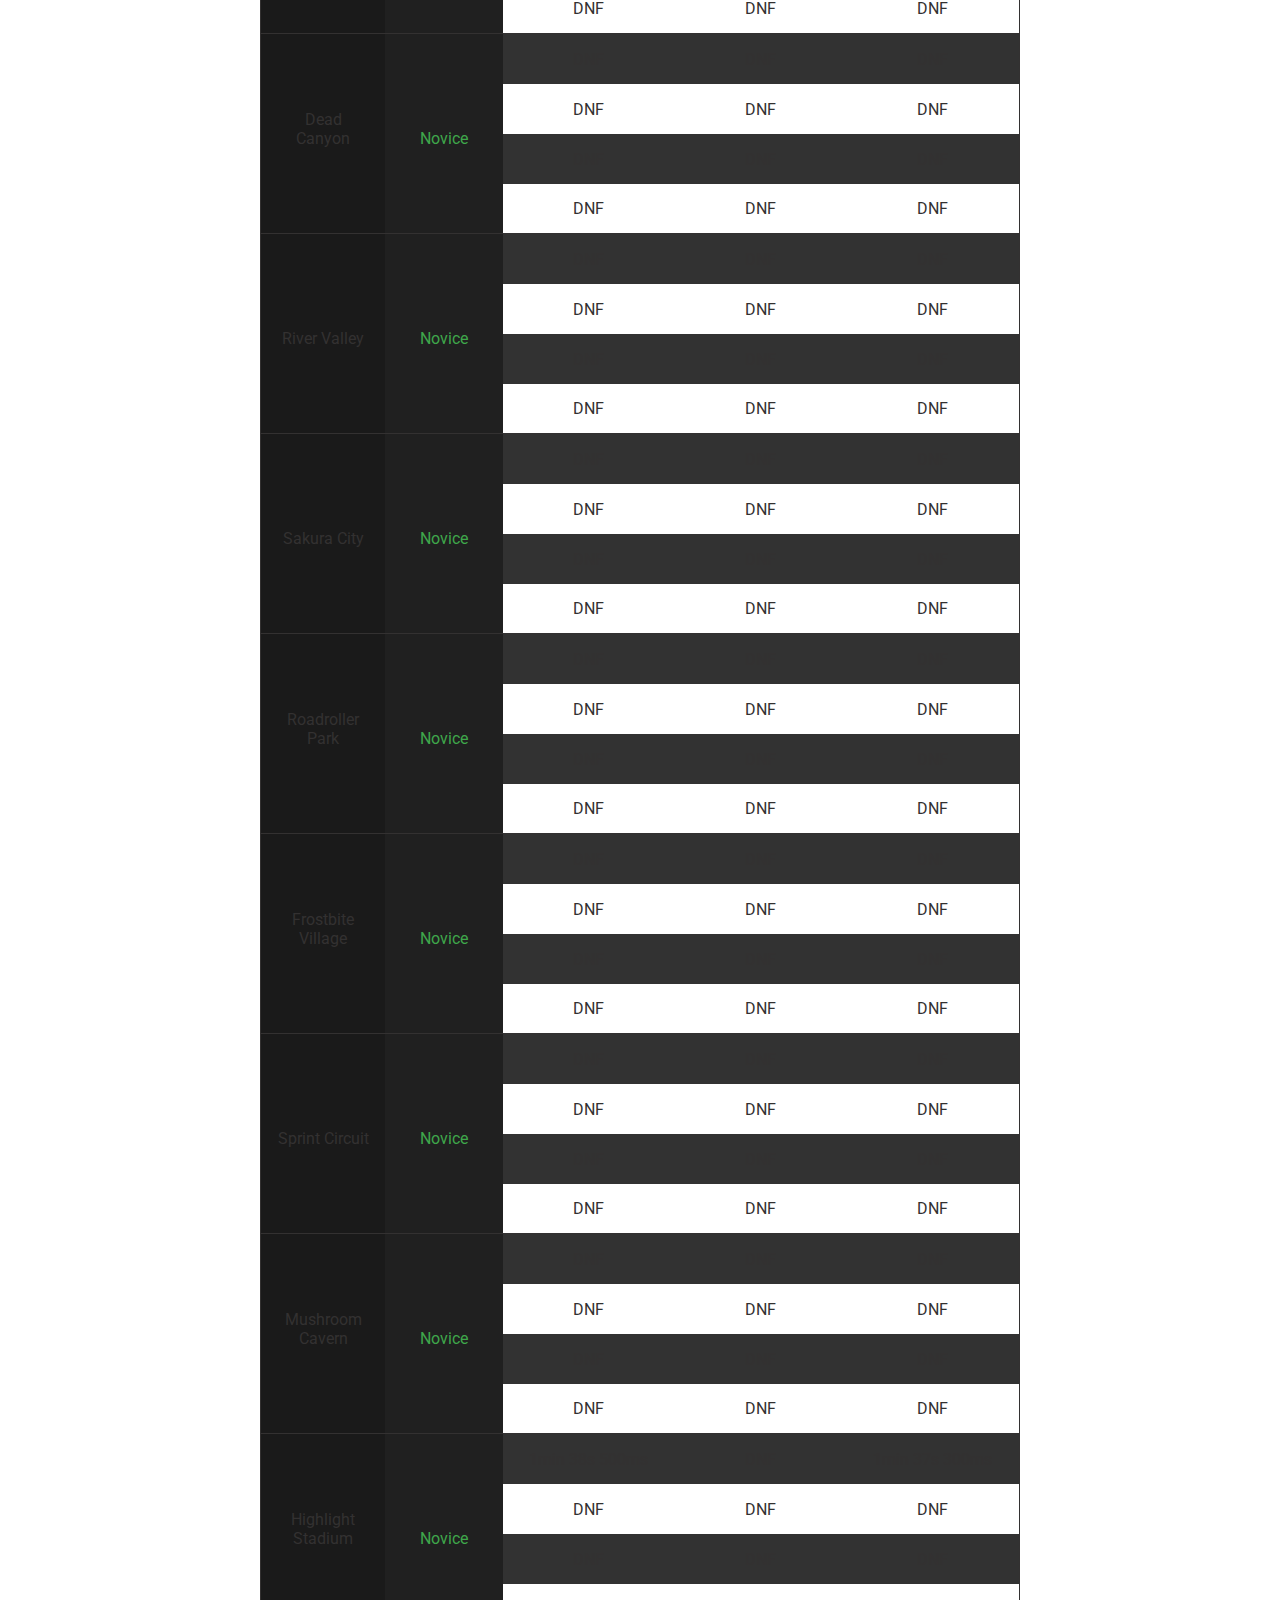
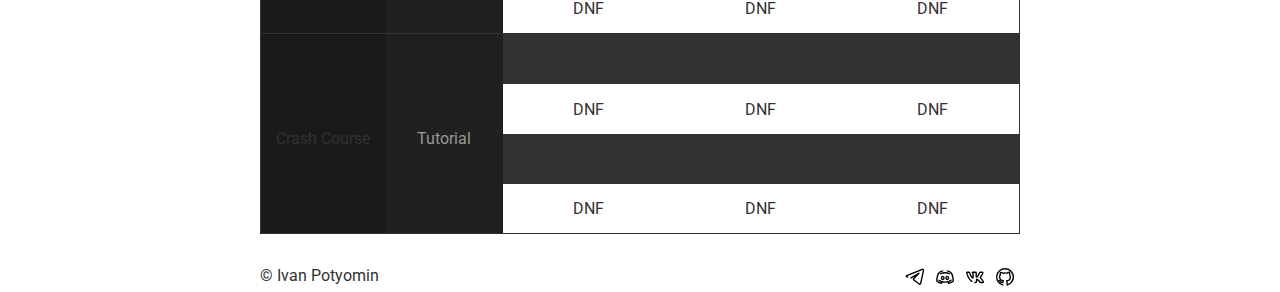
<file: results.html>
<!DOCTYPE html>
<html lang="en">
<head>
    <meta charset="UTF-8">
    <title>About me</title>
    <link rel="stylesheet" type="text/css" href="/assets/styles/styles.css">
    <link rel="icon" type="image/x-icon" href="/assets/img/icons/letter_I.ico">
</head>
<body>
    <div class="main">
        <div class="content">
            <div class="content__hello">
                <div class="header">
                    <div class="header_en_ru">
                        <a href="/">
                            <span>EN</span>
                        </a><br>
                        <a href="/ru">
                            <span>RU</span>
                        </a>
                    </div>
                </div>
                <img class="content__hello-img" src="assets/img/sadge-rain.gif" alt="Avatar">
                <div class="content__hello-text">
                    <span class="content__name">
                        <a href="/"> Hey, I'm Ivan.</a>
                    </span>
                    <span class="content__description">And this is my <br/> beautiful portfolio</span>
                    <nav class="content__social">
                        <a href="https://t.me/OxyDear" target="_blank" class="content__social-item">
                            <img src="/assets/img/icons/telegram.svg" alt="Telegram">
                            <span>Telegram</span>
                        </a>
                        <a href="https://discordapp.com/users/764860374893461504/" target="_blank" class="content__social-item">
                            <img src="/assets/img/icons/discord.svg" alt="Discord">
                            <span>Discord</span>
                        </a>
                        <a href="https://vk.com/OxyDear" target="_blank" class="content__social-item">
                            <img src="/assets/img/icons/vk.svg" alt="VK">
                            <span>VK</span>
                        </a>
                        <a href="https://github.com/OxyDear" target="_blank" class="content__social-item">
                            <img src="/assets/img/icons/github.svg" alt="GitHub">
                            <span>GitHub</span>
                        </a>
                    </nav>
                </div>
            </div>
        </div>
        <div class="content__main">
          <nav class="content__social_results">
            <a href="">
              Results of Races
            </a>
          </nav>
        </div>
        <div style="overflow-x:auto;">
            <table>
                <tr>
                    <th style="width: 10%">map</th>
                    <th style="width: 10%">diff</th>
                    <th>oxyder</th>
                    <th>vano</th>
                    <th>pingvin</th>
                </tr>

                <tr>
                    <td rowspan="4" style="padding-bottom: 85px; background-color: #1A1A1A">Gauntlet</td>
                    <td rowspan="4" style="padding-bottom: 85px; background-color: #202020; color: #6F3678">Master</td>
                    <td>3min 30s 400ms</td><td>4min 19s 100ms</td><td>3min 27s 900ms</td></tr>
                <tr><td>3min 36s 500ms</td><td>5min 52s 500ms</td><td>3min 32s 500ms</td></tr>
                <tr><td>3min 42s 200ms</td><td>5min 53s 900ms</td><td>3min 32s 600ms</td></tr>
                <tr><td>3min 49s 200ms</td><td>6min 32s 300ms</td><td>3min 46s 700ms</td></tr>

                <tr style="border-top: 1px solid">
                    <td rowspan="4" style="padding-bottom: 85px; background-color: #1A1A1A">Hurricane Islands</td>
                    <td rowspan="4" style="padding-bottom: 85px; background-color: #202020; color: #974747">Expert</td>
                    <td>1min 59s 400ms</td><td>DNF</td><td>1min 57s 900ms</td></tr>
                <tr><td>2min 01s 700ms</td><td>DNF</td><td>1min 58s 200ms</td></tr>
                <tr><td>2min 08s 700ms</td><td>DNF</td><td>1min 59s 400ms</td></tr>
                <tr><td>2min 09s 100ms</td><td>DNF</td><td>2min 01s 100ms</td></tr>

                <tr style="border-top: 1px solid">
                    <td rowspan="4" style="padding-bottom: 85px; background-color: #1A1A1A">The Loop</td>
                    <td rowspan="4" style="padding-bottom: 85px; background-color: #202020; color: #974747">Expert</td>
                    <td>2min 30s 100ms</td><td>DNF</td><td>2min 23s 100ms</td></tr>
                <tr><td>DNF</td><td>DNF</td><td>DNF</td></tr>
                <tr><td>DNF</td><td>DNF</td><td>DNF</td></tr>
                <tr><td>DNF</td><td>DNF</td><td>DNF</td></tr>

                <tr style="border-top: 1px solid">
                    <td rowspan="4" style="padding-bottom: 85px; background-color: #1A1A1A">Casino Chase</td>
                    <td rowspan="4" style="padding-bottom: 85px; background-color: #202020; color: #974747">Expert</td>
                    <td>DNF</td><td>DNF</td><td>DNF</td></tr>
                <tr><td>DNF</td><td>DNF</td><td>DNF</td></tr>
                <tr><td>DNF</td><td>DNF</td><td>DNF</td></tr>
                <tr><td>DNF</td><td>DNF</td><td>DNF</td></tr>

                <tr style="border-top: 1px solid">
                    <td rowspan="4" style="padding-bottom: 85px; background-color: #1A1A1A">Hot Air Docks</td>
                    <td rowspan="4" style="padding-bottom: 85px; background-color: #202020; color: #974747">Expert</td>
                    <td>1min 52s 800ms</td><td>DNF</td><td>1min 47s 900ms</td></tr>
                <tr><td>1min 53s 300ms</td><td>DNF</td><td>2min 25s 900ms</td></tr>
                <tr><td>DNF</td><td>DNF</td><td>DNF</td></tr>
                <tr><td>DNF</td><td>DNF</td><td>DNF</td></tr>

                <tr style="border-top: 1px solid">
                    <td rowspan="4" style="padding-bottom: 85px; background-color: #1A1A1A">Redstone Factory</td>
                    <td rowspan="4" style="padding-bottom: 85px; background-color: #202020; color: #974747">Expert</td>
                    <td>DNF</td><td>DNF</td><td>DNF</td></tr>
                <tr><td>DNF</td><td>DNF</td><td>DNF</td></tr>
                <tr><td>DNF</td><td>DNF</td><td>DNF</td></tr>
                <tr><td>DNF</td><td>DNF</td><td>DNF</td></tr>

                <tr style="border-top: 1px solid">
                    <td rowspan="4" style="padding-bottom: 85px; background-color: #1A1A1A">Site-X</td>
                    <td rowspan="4" style="padding-bottom: 85px; background-color: #202020; color: #974747">Expert</td>
                    <td>DNF</td><td>DNF</td><td>DNF</td></tr>
                <tr><td>DNF</td><td>DNF</td><td>DNF</td></tr>
                <tr><td>DNF</td><td>DNF</td><td>DNF</td></tr>
                <tr><td>DNF</td><td>DNF</td><td>DNF</td></tr>

                <tr style="border-top: 1px solid">
                    <td rowspan="4" style="padding-bottom: 85px; background-color: #1A1A1A">Cinder Core</td>
                    <td rowspan="4" style="padding-bottom: 85px; background-color: #202020; color: #974747">Expert</td>
                    <td>1min 56s 900ms</td><td>2min 05s 700ms</td><td>2min 12s 100ms</td></tr>
                <tr><td>DNF</td><td>DNF</td><td>DNF</td></tr>
                <tr><td>DNF</td><td>DNF</td><td>DNF</td></tr>
                <tr><td>DNF</td><td>DNF</td><td>DNF</td></tr>

                <tr style="border-top: 1px solid">
                    <td rowspan="4" style="padding-bottom: 85px; background-color: #1A1A1A">Suspension Mountain</td>
                    <td rowspan="4" style="padding-bottom: 85px; background-color: #202020; color: #974747">Expert</td>
                    <td>DNF</td><td>DNF</td><td>DNF</td></tr>
                <tr><td>DNF</td><td>DNF</td><td>DNF</td></tr>
                <tr><td>DNF</td><td>DNF</td><td>DNF</td></tr>
                <tr><td>DNF</td><td>DNF</td><td>DNF</td></tr>

                <tr style="border-top: 1px solid">
                    <td rowspan="4" style="padding-bottom: 85px; background-color: #1A1A1A">Outer Spaceway</td>
                    <td rowspan="4" style="padding-bottom: 85px; background-color: #202020; color: #974747">Expert</td>
                    <td>DNF</td><td>DNF</td><td>DNF</td></tr>
                <tr><td>DNF</td><td>DNF</td><td>DNF</td></tr>
                <tr><td>DNF</td><td>DNF</td><td>DNF</td></tr>
                <tr><td>DNF</td><td>DNF</td><td>DNF</td></tr>

                <tr style="border-top: 1px solid">
                    <td rowspan="4" style="padding-bottom: 85px; background-color: #1A1A1A">Space Colony Luna</td>
                    <td rowspan="4" style="padding-bottom: 85px; background-color: #202020; color: #974747">Expert</td>
                    <td>DNF</td><td>DNF</td><td>DNF</td></tr>
                <tr><td>DNF</td><td>DNF</td><td>DNF</td></tr>
                <tr><td>DNF</td><td>DNF</td><td>DNF</td></tr>
                <tr><td>DNF</td><td>DNF</td><td>DNF</td></tr>

                <tr style="border-top: 1px solid">
                    <td rowspan="4" style="padding-bottom: 85px; background-color: #1A1A1A">Green Labyrinth</td>
                    <td rowspan="4" style="padding-bottom: 85px; background-color: #202020; color: #974747">Expert</td>
                    <td>DNF</td><td>DNF</td><td>DNF</td></tr>
                <tr><td>DNF</td><td>DNF</td><td>DNF</td></tr>
                <tr><td>DNF</td><td>DNF</td><td>DNF</td></tr>
                <tr><td>DNF</td><td>DNF</td><td>DNF</td></tr>

                <tr style="border-top: 1px solid">
                    <td rowspan="4" style="padding-bottom: 85px; background-color: #1A1A1A">Haunted Woodland</td>
                    <td rowspan="4" style="padding-bottom: 85px; background-color: #202020; color: #974747">Expert</td>
                    <td>DNF</td><td>DNF</td><td>DNF</td></tr>
                <tr><td>DNF</td><td>DNF</td><td>DNF</td></tr>
                <tr><td>DNF</td><td>DNF</td><td>DNF</td></tr>
                <tr><td>DNF</td><td>DNF</td><td>DNF</td></tr>

                <tr style="border-top: 1px solid">
                    <td rowspan="4" style="padding-bottom: 85px; background-color: #1A1A1A">Cinder Caverns</td>
                    <td rowspan="4" style="padding-bottom: 85px; background-color: #202020; color: #974747">Expert</td>
                    <td>DNF</td><td>DNF</td><td>DNF</td></tr>
                <tr><td>DNF</td><td>DNF</td><td>DNF</td></tr>
                <tr><td>DNF</td><td>DNF</td><td>DNF</td></tr>
                <tr><td>DNF</td><td>DNF</td><td>DNF</td></tr>

                <tr style="border-top: 1px solid">
                    <td rowspan="4" style="padding-bottom: 85px; background-color: #1A1A1A">The Dragon</td>
                    <td rowspan="4" style="padding-bottom: 85px; background-color: #202020; color: #974747">Expert</td>
                    <td>DNF</td><td>DNF</td><td>DNF</td></tr>
                <tr><td>DNF</td><td>DNF</td><td>DNF</td></tr>
                <tr><td>DNF</td><td>DNF</td><td>DNF</td></tr>
                <tr><td>DNF</td><td>DNF</td><td>DNF</td></tr>

                <tr style="border-top: 1px solid">
                    <td rowspan="4" style="padding-bottom: 85px; background-color: #1A1A1A">Logmill</td>
                    <td rowspan="4" style="padding-bottom: 85px; background-color: #202020; color: #974747">Expert</td>
                    <td>DNF</td><td>DNF</td><td>DNF</td></tr>
                <tr><td>DNF</td><td>DNF</td><td>DNF</td></tr>
                <tr><td>DNF</td><td>DNF</td><td>DNF</td></tr>
                <tr><td>DNF</td><td>DNF</td><td>DNF</td></tr>

                <tr style="border-top: 1px solid">
                    <td rowspan="4" style="padding-bottom: 85px; background-color: #1A1A1A">Praia De Abril</td>
                    <td rowspan="4" style="padding-bottom: 85px; background-color: #202020; color: #974747">Expert</td>
                    <td>3min 56s 900ms</td><td>DNF</td><td>3min 56s 100ms</td></tr>
                <tr><td>DNF</td><td>DNF</td><td>DNF</td></tr>
                <tr><td>DNF</td><td>DNF</td><td>DNF</td></tr>
                <tr><td>DNF</td><td>DNF</td><td>DNF</td></tr>

                <tr style="border-top: 1px solid">
                    <td rowspan="4" style="padding-bottom: 85px; background-color: #1A1A1A">Cargo Bay</td>
                    <td rowspan="4" style="padding-bottom: 85px; background-color: #202020; color: #308A8C">Intermediate</td>
                    <td>1min 27s 600ms</td><td>DNF</td><td>1min 31s 300ms</td></tr>
                <tr><td>DNF</td><td>DNF</td><td>DNF</td></tr>
                <tr><td>DNF</td><td>DNF</td><td>DNF</td></tr>
                <tr><td>DNF</td><td>DNF</td><td>DNF</td></tr>

                <tr style="border-top: 1px solid">
                    <td rowspan="4" style="padding-bottom: 85px; background-color: #1A1A1A">Petra Resort</td>
                    <td rowspan="4" style="padding-bottom: 85px; background-color: #202020; color: #308A8C">Intermediate</td>
                    <td>DNF</td><td>DNF</td><td>DNF</td></tr>
                <tr><td>DNF</td><td>DNF</td><td>DNF</td></tr>
                <tr><td>DNF</td><td>DNF</td><td>DNF</td></tr>
                <tr><td>DNF</td><td>DNF</td><td>DNF</td></tr>

                <tr style="border-top: 1px solid">
                    <td rowspan="4" style="padding-bottom: 85px; background-color: #1A1A1A">Shroom Spring</td>
                    <td rowspan="4" style="padding-bottom: 85px; background-color: #202020; color: #308A8C">Intermediate</td>
                    <td>DNF</td><td>DNF</td><td>DNF</td></tr>
                <tr><td>DNF</td><td>DNF</td><td>DNF</td></tr>
                <tr><td>DNF</td><td>DNF</td><td>DNF</td></tr>
                <tr><td>DNF</td><td>DNF</td><td>DNF</td></tr>

                <tr style="border-top: 1px solid">
                    <td rowspan="4" style="padding-bottom: 85px; background-color: #1A1A1A">Seaside Joyride</td>
                    <td rowspan="4" style="padding-bottom: 85px; background-color: #202020; color: #308A8C">Intermediate</td>
                    <td>2min 49s</td><td>2min 54s 300ms</td><td>2min 51s 400ms</td></tr>
                <tr><td>DNF</td><td>DNF</td><td>DNF</td></tr>
                <tr><td>DNF</td><td>DNF</td><td>DNF</td></tr>
                <tr><td>DNF</td><td>DNF</td><td>DNF</td></tr>

                <tr style="border-top: 1px solid">
                    <td rowspan="4" style="padding-bottom: 85px; background-color: #1A1A1A">Sacred Village</td>
                    <td rowspan="4" style="padding-bottom: 85px; background-color: #202020; color: #308A8C">Intermediate</td>
                    <td>1min 40s 100ms</td><td>1min 34s 800ms</td><td>1min 37s 400ms</td></tr>
                <tr><td>DNF</td><td>DNF</td><td>DNF</td></tr>
                <tr><td>DNF</td><td>DNF</td><td>DNF</td></tr>
                <tr><td>DNF</td><td>DNF</td><td>DNF</td></tr>

                <tr style="border-top: 1px solid">
                    <td rowspan="4" style="padding-bottom: 85px; background-color: #1A1A1A">Petra Mountains</td>
                    <td rowspan="4" style="padding-bottom: 85px; background-color: #202020; color: #308A8C">Intermediate</td>
                    <td>DNF</td><td>DNF</td><td>DNF</td></tr>
                <tr><td>DNF</td><td>DNF</td><td>DNF</td></tr>
                <tr><td>DNF</td><td>DNF</td><td>DNF</td></tr>
                <tr><td>DNF</td><td>DNF</td><td>DNF</td></tr>

                <tr style="border-top: 1px solid">
                    <td rowspan="4" style="padding-bottom: 85px; background-color: #1A1A1A">Magma Desert</td>
                    <td rowspan="4" style="padding-bottom: 85px; background-color: #202020; color: #308A8C">Intermediate</td>
                    <td>DNF</td><td>DNF</td><td>DNF</td></tr>
                <tr><td>DNF</td><td>DNF</td><td>DNF</td></tr>
                <tr><td>DNF</td><td>DNF</td><td>DNF</td></tr>
                <tr><td>DNF</td><td>DNF</td><td>DNF</td></tr>

                <tr style="border-top: 1px solid">
                    <td rowspan="4" style="padding-bottom: 85px; background-color: #1A1A1A">Miner's Island</td>
                    <td rowspan="4" style="padding-bottom: 85px; background-color: #202020; color: #308A8C">Intermediate</td>
                    <td>DNF</td><td>DNF</td><td>DNF</td></tr>
                <tr><td>DNF</td><td>DNF</td><td>DNF</td></tr>
                <tr><td>DNF</td><td>DNF</td><td>DNF</td></tr>
                <tr><td>DNF</td><td>DNF</td><td>DNF</td></tr>

                <tr style="border-top: 1px solid">
                    <td rowspan="4" style="padding-bottom: 85px; background-color: #1A1A1A">Coastal Avenue</td>
                    <td rowspan="4" style="padding-bottom: 85px; background-color: #202020; color: #308A8C">Intermediate</td>
                    <td>1min 53s 300ms</td><td>2min 03s 500ms</td><td>1min 47s 500ms</td></tr>
                <tr><td>DNF</td><td>DNF</td><td>DNF</td></tr>
                <tr><td>DNF</td><td>DNF</td><td>DNF</td></tr>
                <tr><td>DNF</td><td>DNF</td><td>DNF</td></tr>

                <tr style="border-top: 1px solid">
                    <td rowspan="4" style="padding-bottom: 85px; background-color: #1A1A1A">Seaside Village</td>
                    <td rowspan="4" style="padding-bottom: 85px; background-color: #202020; color: #308A8C">Intermediate</td>
                    <td>1min 42s 600ms</td><td>1min 40s 200ms</td><td>2min 05s</td></tr>
                <tr><td>DNF</td><td>DNF</td><td>DNF</td></tr>
                <tr><td>DNF</td><td>DNF</td><td>DNF</td></tr>
                <tr><td>DNF</td><td>DNF</td><td>DNF</td></tr>

                <tr style="border-top: 1px solid">
                    <td rowspan="4" style="padding-bottom: 85px; background-color: #1A1A1A">Retro Synthwave</td>
                    <td rowspan="4" style="padding-bottom: 85px; background-color: #202020; color: #308A8C">Intermediate</td>
                    <td>2min 30s 400ms</td><td>2min 30s 400ms</td><td>2min 29s 900ms</td></tr>
                <tr><td>DNF</td><td>DNF</td><td>DNF</td></tr>
                <tr><td>DNF</td><td>DNF</td><td>DNF</td></tr>
                <tr><td>DNF</td><td>DNF</td><td>DNF</td></tr>

                <tr style="border-top: 1px solid">
                    <td rowspan="4" style="padding-bottom: 85px; background-color: #1A1A1A">Fiery Volcano</td>
                    <td rowspan="4" style="padding-bottom: 85px; background-color: #202020; color: #308A8C">Intermediate</td>
                    <td>DNF</td><td>DNF</td><td>DNF</td></tr>
                <tr><td>DNF</td><td>DNF</td><td>DNF</td></tr>
                <tr><td>DNF</td><td>DNF</td><td>DNF</td></tr>
                <tr><td>DNF</td><td>DNF</td><td>DNF</td></tr>

                <tr style="border-top: 1px solid">
                    <td rowspan="4" style="padding-bottom: 85px; background-color: #1A1A1A">Mountain Park</td>
                    <td rowspan="4" style="padding-bottom: 85px; background-color: #202020; color: #308A8C">Intermediate</td>
                    <td>DNF</td><td>DNF</td><td>DNF</td></tr>
                <tr><td>DNF</td><td>DNF</td><td>DNF</td></tr>
                <tr><td>DNF</td><td>DNF</td><td>DNF</td></tr>
                <tr><td>DNF</td><td>DNF</td><td>DNF</td></tr>

                <tr style="border-top: 1px solid">
                    <td rowspan="4" style="padding-bottom: 85px; background-color: #1A1A1A">Highlight Resort</td>
                    <td rowspan="4" style="padding-bottom: 85px; background-color: #202020; color: #308A8C">Intermediate</td>
                    <td>DNF</td><td>DNF</td><td>DNF</td></tr>
                <tr><td>DNF</td><td>DNF</td><td>DNF</td></tr>
                <tr><td>DNF</td><td>DNF</td><td>DNF</td></tr>
                <tr><td>DNF</td><td>DNF</td><td>DNF</td></tr>

                <tr style="border-top: 1px solid">
                    <td rowspan="4" style="padding-bottom: 85px; background-color: #1A1A1A">Highlight City</td>
                    <td rowspan="4" style="padding-bottom: 85px; background-color: #202020; color: #308A8C">Intermediate</td>
                    <td>1min 57s 800ms</td><td>DNF</td><td>DNF</td></tr>
                <tr><td>DNF</td><td>DNF</td><td>DNF</td></tr>
                <tr><td>DNF</td><td>DNF</td><td>DNF</td></tr>
                <tr><td>DNF</td><td>DNF</td><td>DNF</td></tr>

                <tr style="border-top: 1px solid">
                    <td rowspan="4" style="padding-bottom: 85px; background-color: #1A1A1A">Fossil Cove</td>
                    <td rowspan="4" style="padding-bottom: 85px; background-color: #202020; color: #308A8C">Intermediate</td>
                    <td>DNF</td><td>DNF</td><td>DNF</td></tr>
                <tr><td>DNF</td><td>DNF</td><td>DNF</td></tr>
                <tr><td>DNF</td><td>DNF</td><td>DNF</td></tr>
                <tr><td>DNF</td><td>DNF</td><td>DNF</td></tr>

                <tr style="border-top: 1px solid">
                    <td rowspan="4" style="padding-bottom: 85px; background-color: #1A1A1A">Iceberg Alley</td>
                    <td rowspan="4" style="padding-bottom: 85px; background-color: #202020; color: #308A8C">Intermediate</td>
                    <td>DNF</td><td>DNF</td><td>DNF</td></tr>
                <tr><td>DNF</td><td>DNF</td><td>DNF</td></tr>
                <tr><td>DNF</td><td>DNF</td><td>DNF</td></tr>
                <tr><td>DNF</td><td>DNF</td><td>DNF</td></tr>

                <tr style="border-top: 1px solid">
                    <td rowspan="4" style="padding-bottom: 85px; background-color: #1A1A1A">Frostbite Caverns</td>
                    <td rowspan="4" style="padding-bottom: 85px; background-color: #202020; color: #3FA74B">Novice</td>
                    <td>DNF</td><td>DNF</td><td>DNF</td></tr>
                <tr><td>DNF</td><td>DNF</td><td>DNF</td></tr>
                <tr><td>DNF</td><td>DNF</td><td>DNF</td></tr>
                <tr><td>DNF</td><td>DNF</td><td>DNF</td></tr>

                <tr style="border-top: 1px solid">
                    <td rowspan="4" style="padding-bottom: 85px; background-color: #1A1A1A">Laeto Forest</td>
                    <td rowspan="4" style="padding-bottom: 85px; background-color: #202020; color: #3FA74B">Novice</td>
                    <td>DNF</td><td>DNF</td><td>DNF</td></tr>
                <tr><td>DNF</td><td>DNF</td><td>DNF</td></tr>
                <tr><td>DNF</td><td>DNF</td><td>DNF</td></tr>
                <tr><td>DNF</td><td>DNF</td><td>DNF</td></tr>

                <tr style="border-top: 1px solid">
                    <td rowspan="4" style="padding-bottom: 85px; background-color: #1A1A1A">Undersea Shipyard</td>
                    <td rowspan="4" style="padding-bottom: 85px; background-color: #202020; color: #3FA74B">Novice</td>
                    <td>DNF</td><td>DNF</td><td>DNF</td></tr>
                <tr><td>DNF</td><td>DNF</td><td>DNF</td></tr>
                <tr><td>DNF</td><td>DNF</td><td>DNF</td></tr>
                <tr><td>DNF</td><td>DNF</td><td>DNF</td></tr>

                <tr style="border-top: 1px solid">
                    <td rowspan="4" style="padding-bottom: 85px; background-color: #1A1A1A">Monochrome Road</td>
                    <td rowspan="4" style="padding-bottom: 85px; background-color: #202020; color: #3FA74B">Novice</td>
                    <td>DNF</td><td>DNF</td><td>DNF</td></tr>
                <tr><td>DNF</td><td>DNF</td><td>DNF</td></tr>
                <tr><td>DNF</td><td>DNF</td><td>DNF</td></tr>
                <tr><td>DNF</td><td>DNF</td><td>DNF</td></tr>

                <tr style="border-top: 1px solid">
                    <td rowspan="4" style="padding-bottom: 85px; background-color: #1A1A1A">Dead Canyon</td>
                    <td rowspan="4" style="padding-bottom: 85px; background-color: #202020; color: #3FA74B">Novice</td>
                    <td>DNF</td><td>DNF</td><td>DNF</td></tr>
                <tr><td>DNF</td><td>DNF</td><td>DNF</td></tr>
                <tr><td>DNF</td><td>DNF</td><td>DNF</td></tr>
                <tr><td>DNF</td><td>DNF</td><td>DNF</td></tr>

                <tr style="border-top: 1px solid">
                    <td rowspan="4" style="padding-bottom: 85px; background-color: #1A1A1A">River Valley</td>
                    <td rowspan="4" style="padding-bottom: 85px; background-color: #202020; color: #3FA74B">Novice</td>
                    <td>DNF</td><td>DNF</td><td>DNF</td></tr>
                <tr><td>DNF</td><td>DNF</td><td>DNF</td></tr>
                <tr><td>DNF</td><td>DNF</td><td>DNF</td></tr>
                <tr><td>DNF</td><td>DNF</td><td>DNF</td></tr>

                <tr style="border-top: 1px solid">
                    <td rowspan="4" style="padding-bottom: 85px; background-color: #1A1A1A">Sakura City</td>
                    <td rowspan="4" style="padding-bottom: 85px; background-color: #202020; color: #3FA74B">Novice</td>
                    <td>DNF</td><td>DNF</td><td>DNF</td></tr>
                <tr><td>DNF</td><td>DNF</td><td>DNF</td></tr>
                <tr><td>DNF</td><td>DNF</td><td>DNF</td></tr>
                <tr><td>DNF</td><td>DNF</td><td>DNF</td></tr>

                <tr style="border-top: 1px solid">
                    <td rowspan="4" style="padding-bottom: 85px; background-color: #1A1A1A">Roadroller Park</td>
                    <td rowspan="4" style="padding-bottom: 85px; background-color: #202020; color: #3FA74B">Novice</td>
                    <td>DNF</td><td>DNF</td><td>DNF</td></tr>
                <tr><td>DNF</td><td>DNF</td><td>DNF</td></tr>
                <tr><td>DNF</td><td>DNF</td><td>DNF</td></tr>
                <tr><td>DNF</td><td>DNF</td><td>DNF</td></tr>

                <tr style="border-top: 1px solid">
                    <td rowspan="4" style="padding-bottom: 85px; background-color: #1A1A1A">Frostbite Village</td>
                    <td rowspan="4" style="padding-bottom: 85px; background-color: #202020; color: #3FA74B">Novice</td>
                    <td>DNF</td><td>DNF</td><td>DNF</td></tr>
                <tr><td>DNF</td><td>DNF</td><td>DNF</td></tr>
                <tr><td>DNF</td><td>DNF</td><td>DNF</td></tr>
                <tr><td>DNF</td><td>DNF</td><td>DNF</td></tr>

                <tr style="border-top: 1px solid">
                    <td rowspan="4" style="padding-bottom: 85px; background-color: #1A1A1A">Sprint Circuit</td>
                    <td rowspan="4" style="padding-bottom: 85px; background-color: #202020; color: #3FA74B">Novice</td>
                    <td>DNF</td><td>DNF</td><td>DNF</td></tr>
                <tr><td>DNF</td><td>DNF</td><td>DNF</td></tr>
                <tr><td>DNF</td><td>DNF</td><td>DNF</td></tr>
                <tr><td>DNF</td><td>DNF</td><td>DNF</td></tr>

                <tr style="border-top: 1px solid">
                    <td rowspan="4" style="padding-bottom: 85px; background-color: #1A1A1A">Mushroom Cavern</td>
                    <td rowspan="4" style="padding-bottom: 85px; background-color: #202020; color: #3FA74B">Novice</td>
                    <td>DNF</td><td>DNF</td><td>DNF</td></tr>
                <tr><td>DNF</td><td>DNF</td><td>DNF</td></tr>
                <tr><td>DNF</td><td>DNF</td><td>DNF</td></tr>
                <tr><td>DNF</td><td>DNF</td><td>DNF</td></tr>

                <tr style="border-top: 1px solid">
                    <td rowspan="4" style="padding-bottom: 85px; background-color: #1A1A1A">Highlight Stadium</td>
                    <td rowspan="4" style="padding-bottom: 85px; background-color: #202020; color: #3FA74B">Novice</td>
                    <td>1min 38s 500ms</td><td>DNF</td><td>1min 37s 300ms</td></tr>
                <tr><td>DNF</td><td>DNF</td><td>DNF</td></tr>
                <tr><td>DNF</td><td>DNF</td><td>DNF</td></tr>
                <tr><td>DNF</td><td>DNF</td><td>DNF</td></tr>

                <tr style="border-top: 1px solid">
                    <td rowspan="4" style="padding-bottom: 85px; background-color: #1A1A1A">Crash Course</td>
                    <td rowspan="4" style="padding-bottom: 85px; background-color: #202020; color: #999999">Tutorial</td>
                    <td>DNF</td><td>DNF</td><td>DNF</td></tr>
                <tr><td>DNF</td><td>DNF</td><td>DNF</td></tr>
                <tr><td>DNF</td><td>DNF</td><td>DNF</td></tr>
                <tr><td>DNF</td><td>DNF</td><td>DNF</td></tr>

            </table>
<!--            <form action="" method="post">-->
<!--                <p>-->
<!--                    <label for="map">Map:</label>-->
<!--                    <input type="text" name="map">-->
<!--                    <label for="time">Time:</label>-->
<!--                    <input type="text" name="time">-->
<!--                </p>-->

<!--                <p>-->
<!--                    <input type="submit">-->
<!--                </p>-->

<!--                <p>{{ res }}</p>-->

<!--            </form>-->
        </div>
        <div class="footer">
            <div>
                <span>© Ivan Potyomin</span>
            </div>
            <div>
                <nav class="footer__social">
                    <a href="https://t.me/OxyDear" target="_blank" class="footer__social-item">
                        <img src="/assets/img/icons/telegram.svg" alt="Telegram">
                    </a>
                    <a href="https://discordapp.com/users/764860374893461504/" target="_blank" class="footer__social-item">
                        <img src="/assets/img/icons/discord.svg" alt="Discord">
                    </a>
                    <a href="https://vk.com/OxyDear" target="_blank" class="footer__social-item">
                        <img src="/assets/img/icons/vk.svg" alt="VK">
                    </a>
                    <a href="https://github.com/OxyDear" target="_blank" class="footer__social-item">
                        <img src="/assets/img/icons/github.svg" alt="GitHub">
                    </a>
                </nav>
            </div>
        </div>
    </div>
    <script src="assets/scripts/fslightbox.js"></script>
</body>
</html>
</file>
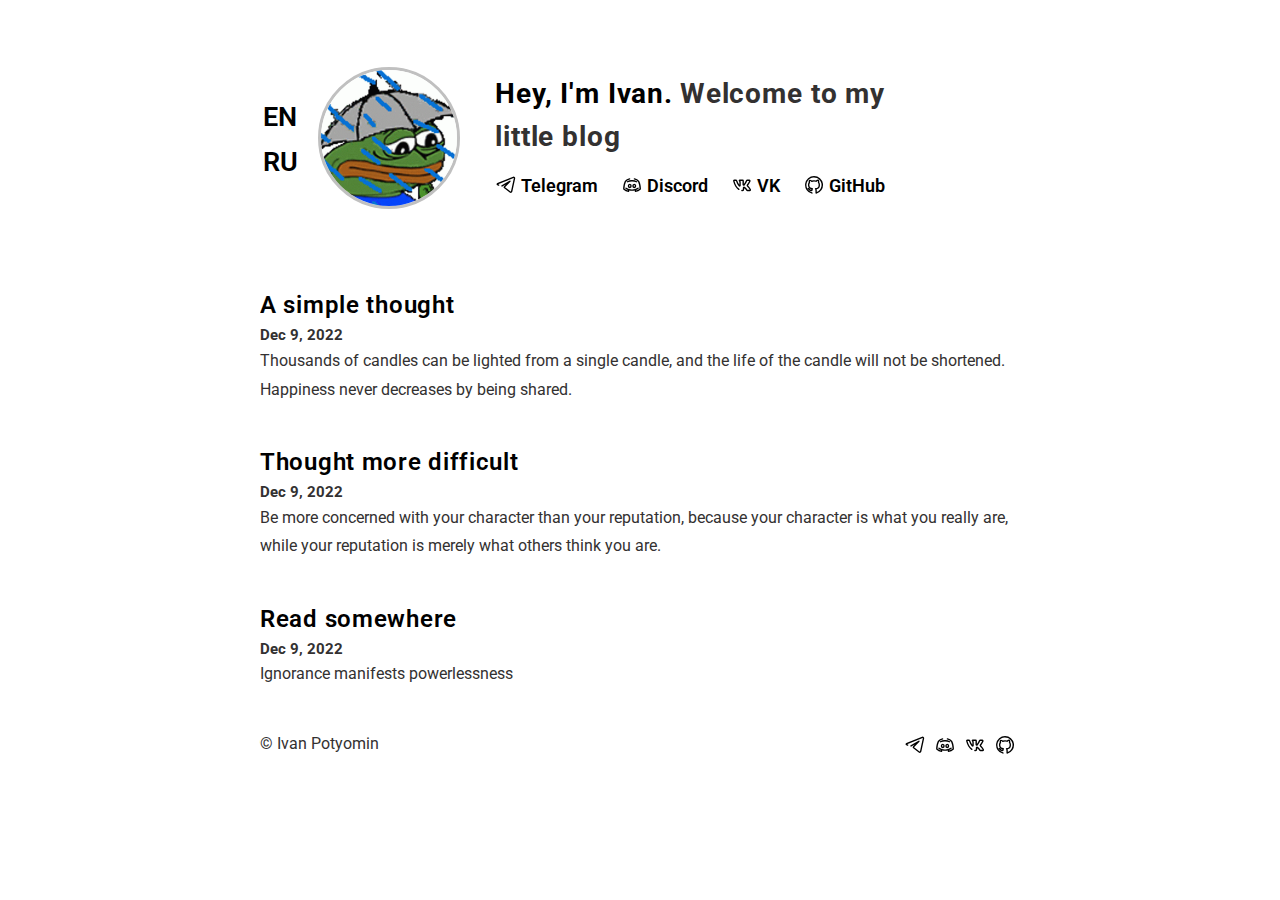
<file: example/blog.html>
<!DOCTYPE html>
<html lang="en">
<head>
  <meta charset="UTF-8">
  <title>About me</title>
  <link rel="stylesheet" type="text/css" href="/assets/styles/styles.css">
  <link rel="icon" type="image/x-icon" href="/assets/img/icons/letter_I.ico">
</head>
<body>
  <div class="main">
    <div class="content">
      <div class="content__hello">
        <div class="header">
          <div class="header_en_ru">
            <a href="/example/blog.html">
              <span>EN</span>
            </a><br>
            <a href="/ru/example/blog.html">
              <span>RU</span>
            </a>
          </div>
        </div>
        <img class="content__hello-img" src="/assets/img/sadge-rain.gif" alt="Avatar">
        <div class="content__hello-text">
                      <span class="content__name">
                          <a href="/"> Hey, I'm Ivan.</a>
                      </span>
          <span class="content__description">Welcome to my <br/> little blog</span>
          <nav class="content__social">
            <a href="https://t.me/OxyDear" target="_blank" class="content__social-item">
              <img src="/assets/img/icons/telegram.svg" alt="Telegram">
              <span>Telegram</span>
            </a>
            <a href="https://discordapp.com/users/764860374893461504/" target="_blank" class="content__social-item">
              <img src="/assets/img/icons/discord.svg" alt="Discord">
              <span>Discord</span>
            </a>
            <a href="https://vk.com/OxyDear" target="_blank" class="content__social-item">
              <img src="/assets/img/icons/vk.svg" alt="VK">
              <span>VK</span>
            </a>
            <a href="https://github.com/OxyDear" target="_blank" class="content__social-item">
              <img src="/assets/img/icons/github.svg" alt="GitHub">
              <span>GitHub</span>
            </a>
          </nav>
        </div>
      </div>
      <div class="content__main">
        <div class="content__main-item post">
          <article>
            <h2 class="main-item__title">
              <a>A simple thought</a>
            </h2>
            <p class="main-item__date">Dec 9, 2022</p>
            <div class="main-item__description">
              <p>Thousands of candles can be lighted from a single candle, and the life of the candle will not be shortened. Happiness never decreases by being shared.</p>
            </div>
          </article>
        </div>
        <div class="content__main-item post">
          <article>
            <h2 class="main-item__title">
              <a>Thought more difficult</a>
            </h2>
            <p class="main-item__date">Dec 9, 2022</p>
            <div class="main-item__description">
              <p>Be more concerned with your character than your reputation, because your character is what you really are, while your reputation is merely what others think you are.</p>
            </div>
          </article>
        </div>
        <div class="content__main-item post">
          <article>
            <h2 class="main-item__title">
              <a>Read somewhere</a>
            </h2>
            <p class="main-item__date">Dec 9, 2022</p>
            <div class="main-item__description">
              <p>Ignorance manifests powerlessness</p>
            </div>
          </article>
        </div>
      </div>
    <div class="footer">
      <div>
        <span>© Ivan Potyomin</span>
      </div>
      <div>
        <nav class="footer__social">
          <a href="https://t.me/OxyDear" target="_blank" class="footer__social-item">
            <img src="/assets/img/icons/telegram.svg" alt="Telegram">
          </a>
          <a href="https://discordapp.com/users/764860374893461504/" target="_blank" class="footer__social-item">
            <img src="/assets/img/icons/discord.svg" alt="Discord">
          </a>
          <a href="https://vk.com/OxyDear" target="_blank" class="footer__social-item">
            <img src="/assets/img/icons/vk.svg" alt="VK">
          </a>
          <a href="https://github.com/OxyDear" target="_blank" class="footer__social-item">
            <img src="/assets/img/icons/github.svg" alt="GitHub">
          </a>
        </nav>
      </div>
    </div>
  </div>
  <script src="/assets/scripts/fslightbox.js"></script>
  </div>
</body>
</html>
</file>
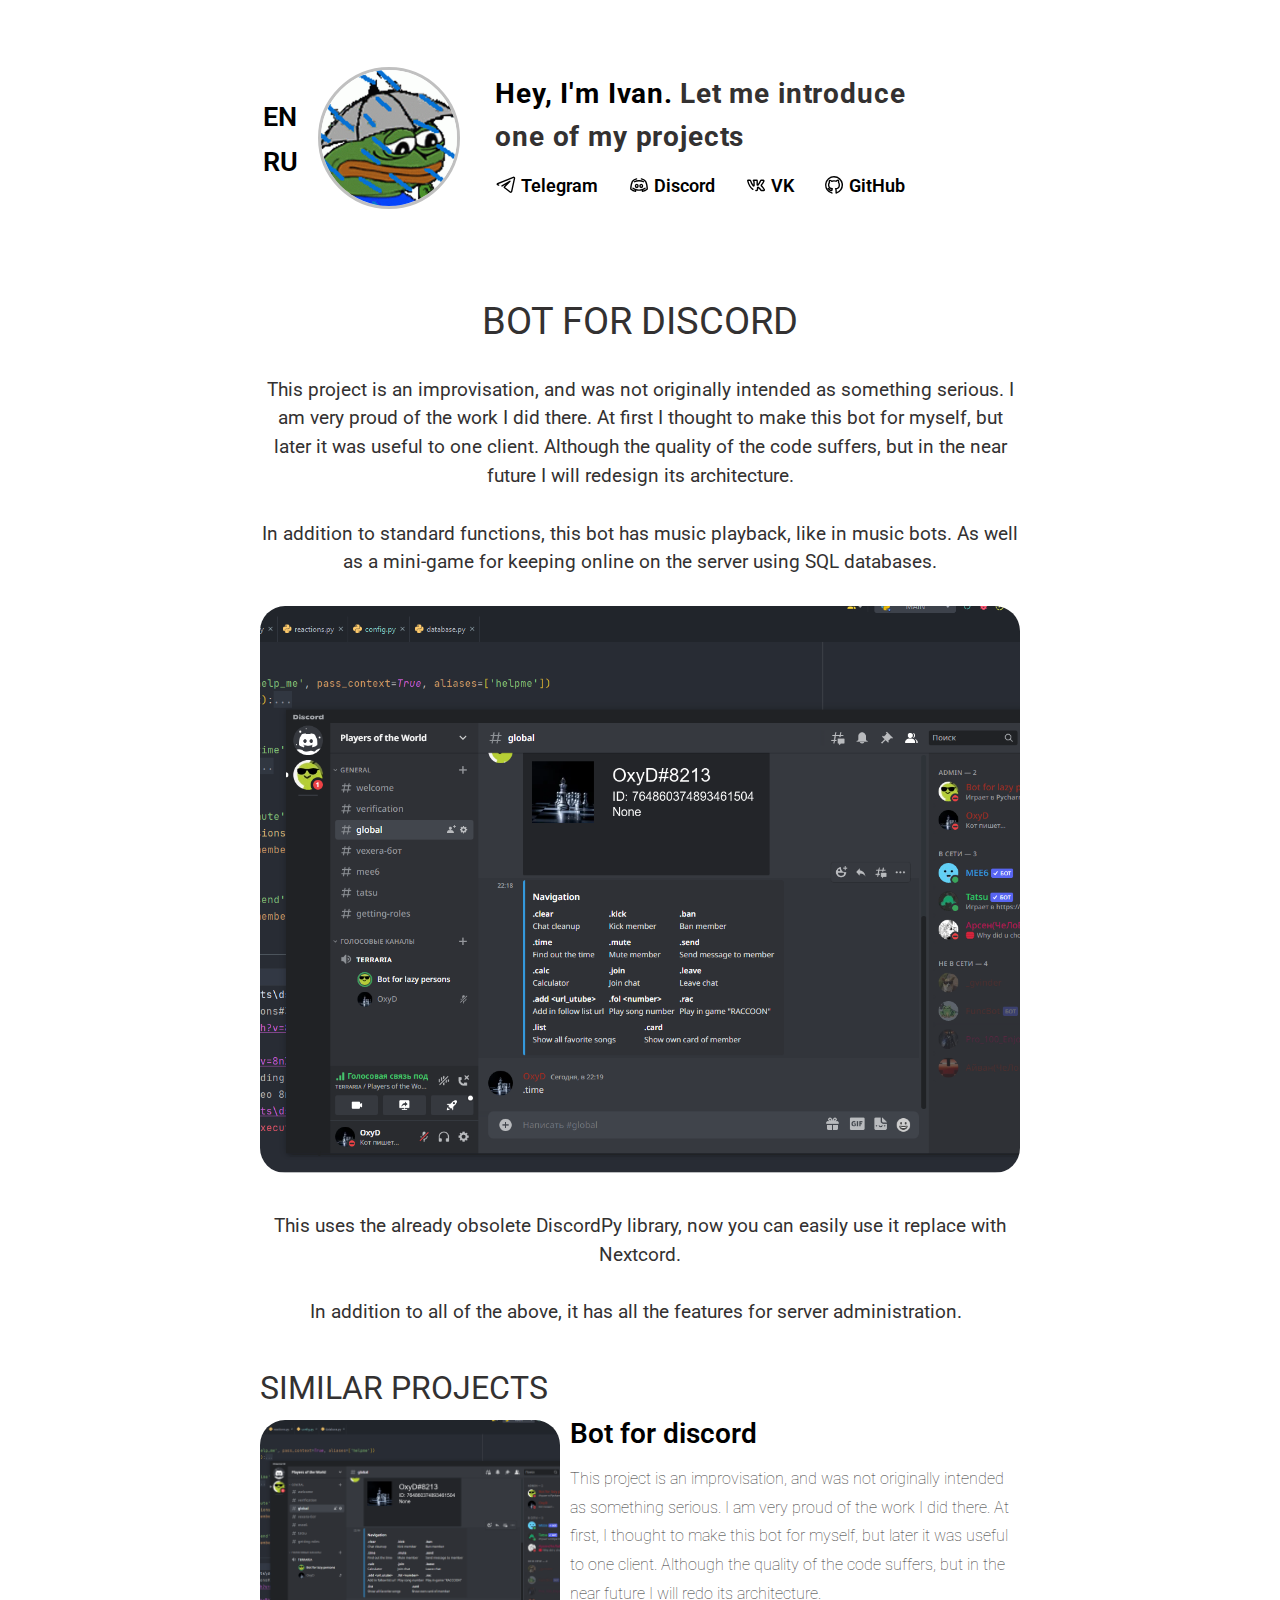
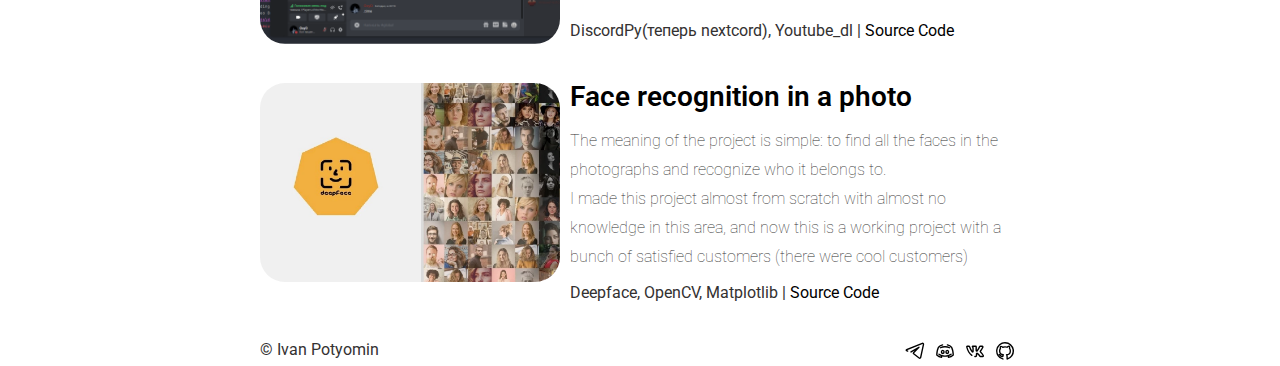
<file: example/project.html>
<!DOCTYPE html>
<html lang="en">
<head>
    <meta charset="UTF-8">
    <title>About me</title>
    <link rel="stylesheet" type="text/css" href="/assets/styles/styles.css">
    <link rel="icon" type="image/x-icon" href="/assets/img/icons/letter_I.ico">
</head>
<body>
<div class="main">
    <div class="content">
        <div class="content__hello">
            <div class="header">
                <div class="header_en_ru">
                    <a href="/example/project.html">
                        <span>EN</span>
                    </a><br>
                    <a href="/ru/example/project.html">
                        <span>RU</span>
                    </a>
                </div>
            </div>
            <img class="content__hello-img" src="/assets/img/sadge-rain.gif" alt="Avatar">
            <div class="content__hello-text">
                    <span class="content__name">
                        <a href="/"> Hey, I'm Ivan.</a>
                    </span>
                <span class="content__description">Let me introduce <br/> one of my projects</span>
                <nav class="content__social">
                    <a href="https://t.me/OxyDear" target="_blank" class="content__social-item">
                        <img src="/assets/img/icons/telegram.svg" alt="Telegram">
                        <span>Telegram</span>
                    </a>
                    <a href="https://discordapp.com/users/764860374893461504/" target="_blank" class="content__social-item">
                        <img src="/assets/img/icons/discord.svg" alt="Discord">
                        <span>Discord</span>
                    </a>
                    <a href="https://vk.com/OxyDear" target="_blank" class="content__social-item">
                        <img src="/assets/img/icons/vk.svg" alt="VK">
                        <span>VK</span>
                    </a>
                    <a href="https://github.com/OxyDear" target="_blank" class="content__social-item">
                        <img src="/assets/img/icons/github.svg" alt="GitHub">
                        <span>GitHub</span>
                    </a>
                </nav>
            </div>
        </div>
        <div class="content__main">
            <h1 class="content__about-header">Bot for discord</h1>
            <div class="content__main-item">
                <div class="main-item__description">
                    <div class="main-item__description_by_mimo_without">
                        <p>This project is an improvisation, and was not originally intended as something
                        serious. I am very proud of the work I did there.
                        At first I thought to make this bot for myself,
                        but later it was useful to one client.
                        Although the quality of the code suffers,
                        but in the near future I will redesign its architecture.</p>
                    </div>
                </div>
            </div>
            <div class="content__main-item">
                <div class="main-item__description">
                    <div class="main-item__description_by_mimo_without">
                        <p>In addition to standard functions, this bot has music playback, like in music bots. As well as a mini-game for keeping online on the server using SQL databases.</p>
                    </div>
                </div>
                </div>
            <div class="content__main-item">
                <div class="main-item__description">
                    <img src="/assets/img/ds1.png" alt="project">
                </div>
            </div>
            <div class="content__main-item">
                <div class="main-item__description">
                    <div class="main-item__description_by_mimo_without">
                        <p>This uses the already obsolete DiscordPy library, now you can easily use it replace with Nextcord.</p>
                    </div>
                </div>
            </div>
            <div class="content__main-item">
                <div class="main-item__description">
                    <div class="main-item__description_by_mimo_without_margin">
                        <p>In addition to all of the above, it has all the features for server administration.</p>
                    </div>
                </div>
            </div>
            <h2 class="content__subheader">Similar projects</h2>
            <div class="content__main-item project">
                <a data-fslightbox href="/assets/img/ds1.png">
                    <img src="/assets/img/ds1.png" alt="project1">
                </a>
                <div>
                    <div class="main-item__title">
                        <a href="/example/project.html"><span>Bot for discord</span></a>
                    </div>
                    <div class="main-item__description">
                        <p>This project is an improvisation, and was not originally intended as something serious.
                            I am very proud of the work I did there.
                            At first, I thought to make this bot for myself,
                            but later it was useful to one client.
                            Although the quality of the code suffers,
                            but in the near future I will redo its architecture.</p>
                    </div>
                    <div class="main-item__subdescription">
                        <p><span> DiscordPy(теперь nextcord), Youtube_dl </span><span>| </span><a href="https://github.com/OxyDear/lazy-bot-ox"><span>Source Code</span></a></p>
                    </div>
                </div>
            </div>
            <div class="content__main-item project">
                <a data-fslightbox href="/assets/img/deepface.png">
                    <img src="/assets/img/deepface.png" alt="project2">
                </a>
                <div>
                    <div class="main-item__title">
                        <a href="/example/project2.html"><span>Face recognition in a photo</span></a>
                    </div>
                    <div class="main-item__description">
                        <p>The meaning of the project is simple: to find all the faces in the photographs and recognize who it belongs to.
                            <br/>I made this project almost from scratch with almost no knowledge in this area,
                            and now this is a working project with a bunch of satisfied customers (there were cool customers)</p>
                    </div>
                    <div class="main-item__subdescription">
                        <p><span> Deepface, OpenCV, Matplotlib </span><span>| </span><a href="https://github.com/OxyDear/FaceRecog"><span>Source Code</span></a></p>
                    </div>
                </div>
            </div>
        </div>
    </div>
    <div class="footer">
        <div>
            <span>© Ivan Potyomin</span>
        </div>
        <div>
            <nav class="footer__social">
                <a href="https://t.me/OxyDear" target="_blank" class="footer__social-item">
                    <img src="/assets/img/icons/telegram.svg" alt="Telegram">
                </a>
                <a href="https://discordapp.com/users/764860374893461504/" target="_blank" class="footer__social-item">
                    <img src="/assets/img/icons/discord.svg" alt="Discord">
                </a>
                <a href="https://vk.com/OxyDear" target="_blank" class="footer__social-item">
                    <img src="/assets/img/icons/vk.svg" alt="VK">
                </a>
                <a href="https://github.com/OxyDear" target="_blank" class="footer__social-item">
                    <img src="/assets/img/icons/github.svg" alt="GitHub">
                </a>
            </nav>
        </div>
    </div>
</div>
<script src="/assets/scripts/fslightbox.js"></script>
</body>
</html>
</file>
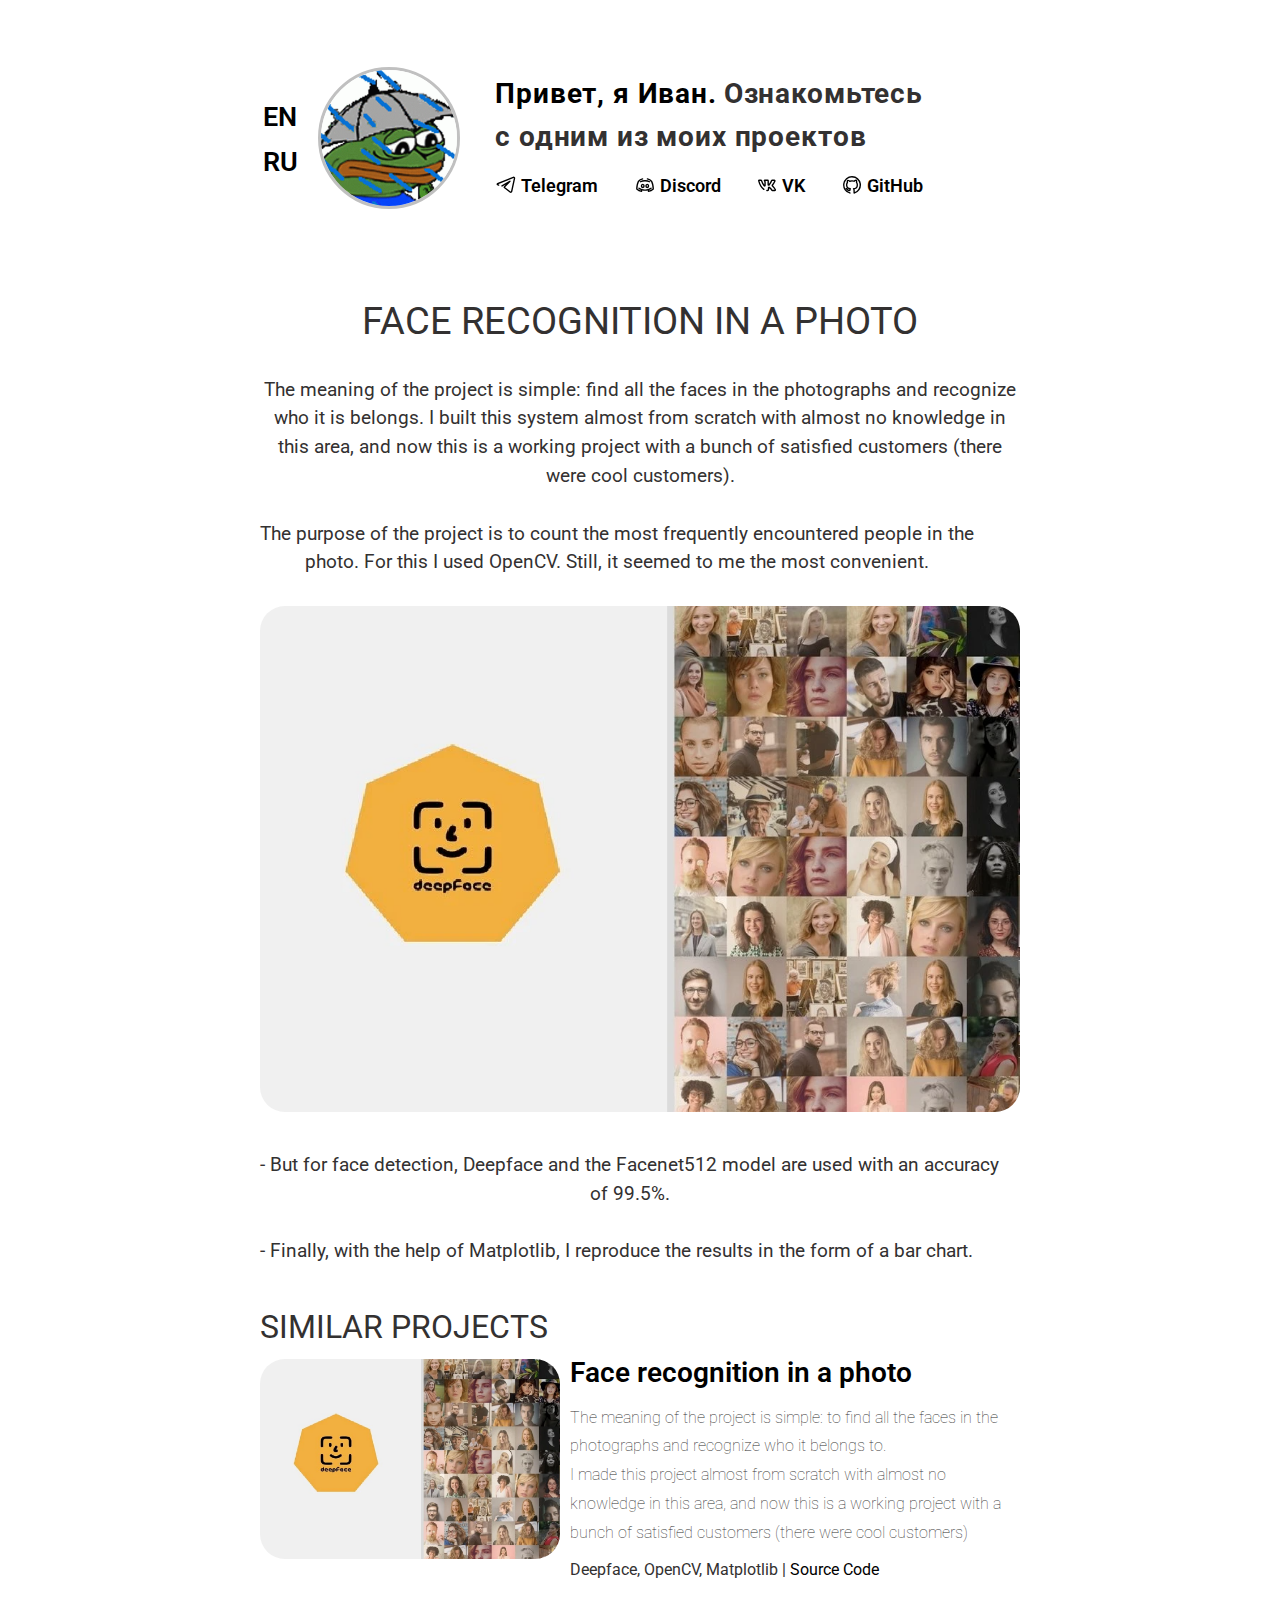
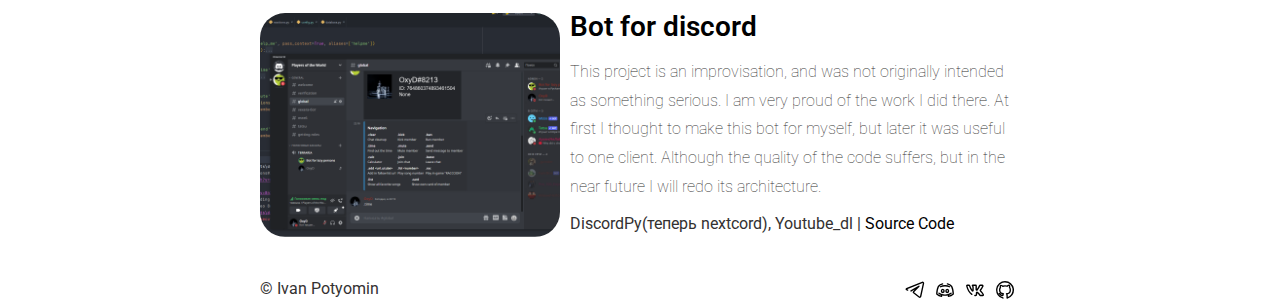
<file: example/project2.html>
<!DOCTYPE html>
<html lang="en">
<head>
    <meta charset="UTF-8">
    <title>Обо мне</title>
    <link rel="stylesheet" type="text/css" href="/assets/styles/styles.css">
    <link rel="icon" type="image/x-icon" href="/assets/img/icons/letter_I.ico">
</head>
<body>
<div class="main">
    <div class="content">
        <div class="content__hello">
            <div class="header">
                <div class="header_en_ru">
                    <a href="/example/project2.html">
                        <span>EN</span>
                    </a><br>
                    <a href="/ru/example/project2.html">
                        <span>RU</span>
                    </a>
                </div>
            </div>
            <img class="content__hello-img" src="/assets/img/sadge-rain.gif" alt="Avatar">
            <div class="content__hello-text">
                    <span class="content__name">
                        <a href="/">Привет, я Иван.</a>
                    </span>
                <span class="content__description">Ознакомьтесь <br/> с одним из моих проектов</span>
                <nav class="content__social">
                    <a href="https://t.me/OxyDear" target="_blank" class="content__social-item">
                        <img src="/assets/img/icons/telegram.svg" alt="Telegram">
                        <span>Telegram</span>
                    </a>
                    <a href="https://discordapp.com/users/764860374893461504/" target="_blank" class="content__social-item">
                        <img src="/assets/img/icons/discord.svg" alt="Discord">
                        <span>Discord</span>
                    </a>
                    <a href="https://vk.com/OxyDear" target="_blank" class="content__social-item">
                        <img src="/assets/img/icons/vk.svg" alt="VK">
                        <span>VK</span>
                    </a>
                    <a href="https://github.com/OxyDear" target="_blank" class="content__social-item">
                        <img src="/assets/img/icons/github.svg" alt="GitHub">
                        <span>GitHub</span>
                    </a>
                </nav>
            </div>
        </div>
        <div class="content__main">
            <h1 class="content__about-header">Face recognition in a photo</h1>
            <div class="main-item__description_by_mimo_without">
                <div class="content__main-item">
                    <div class="main-item__description">
                        <p>The meaning of the project is simple: find all the faces in the photographs and recognize</p>
                        <p>  who it is belongs. I built this system almost from scratch with almost no knowledge in this area,
                            and now this is a working project with a bunch of satisfied customers (there were cool customers).</p>
                    </div>
                </div>
                <div class="content__main-item">
                    <div class="main-item__description">
                        <p>The purpose of the project is to count the most frequently encountered people in the</p>
                        <p>photo. For this I used OpenCV. Still, it seemed to me the most convenient.</p>
                    </div>
                </div>
            </div>
            <div class="content__main-item">
                <div class="main-item__description">
                    <img src="/assets/img/deepface.png" alt="project">
                </div>
            </div>
            <div class="content__main-item">
                <div class="main-item__description">
                    <div class="main-item__description_by_mimo_without">
                        <p> - But for face detection, Deepface and the Facenet512 model are used with an accuracy</p>
                        <p>of 99.5%.</p>
                    </div>
                </div>
            </div>
            <div class="content__main-item">
                <div class="main-item__description">
                    <div class="main-item__description_by_mimo_without">
                        <p> - Finally, with the help of Matplotlib, I reproduce the results in the form of a bar chart.</p>
                    </div>
                </div>
            </div>
            <h2 class="content__subheader">Similar projects</h2>
            <div class="content__main-item project">
                <a data-fslightbox href="/assets/img/deepface.png">
                    <img src="/assets/img/deepface.png" alt="project2">
                </a>
                <div>
                    <div class="main-item__title">
                        <a href="/example/project2.html"><span>Face recognition in a photo</span></a>
                    </div>
                    <div class="main-item__description">
                        <p>The meaning of the project is simple: to find all the faces in the photographs and recognize who it belongs to.
                            <br/>I made this project almost from scratch with almost no knowledge in this area,
                            and now this is a working project with a bunch of satisfied customers (there were cool customers)</p>
                    </div>
                    <div class="main-item__subdescription">
                        <p><span> Deepface, OpenCV, Matplotlib </span><span>| </span><a href="https://github.com/OxyDear/FaceRecog"><span>Source Code</span></a></p>
                    </div>
                </div>
            </div>
            <div class="content__main-item project">
                <a data-fslightbox href="/assets/img/ds1.png">
                    <img src="/assets/img/ds1.png" alt="project1">
                </a>
                <div>
                    <div class="main-item__title">
                        <a href="/example/project.html"><span>Bot for discord</span></a>
                    </div>
                    <div class="main-item__description">
                        <p>This project is an improvisation, and was not originally intended as something serious.
                            I am very proud of the work I did there.
                            At first I thought to make this bot for myself,
                            but later it was useful to one client.
                            Although the quality of the code suffers,
                            but in the near future I will redo its architecture.</p>
                    </div>
                    <div class="main-item__subdescription">
                        <p><span> DiscordPy(теперь nextcord), Youtube_dl </span><span>| </span><a href="https://github.com/OxyDear/lazy-bot-ox"><span>Source Code</span></a></p>
                    </div>
                </div>
            </div>
        </div>
    </div>
    <div class="footer">
        <div>
            <span>© Ivan Potyomin</span>
        </div>
        <div>
            <nav class="footer__social">
                <a href="https://t.me/OxyDear" target="_blank" class="footer__social-item">
                    <img src="/assets/img/icons/telegram.svg" alt="Telegram">
                </a>
                <a href="https://discordapp.com/users/764860374893461504/" target="_blank" class="footer__social-item">
                    <img src="/assets/img/icons/discord.svg" alt="Discord">
                </a>
                <a href="https://vk.com/OxyDear" target="_blank" class="footer__social-item">
                    <img src="/assets/img/icons/vk.svg" alt="VK">
                </a>
                <a href="https://github.com/OxyDear" target="_blank" class="footer__social-item">
                    <img src="/assets/img/icons/github.svg" alt="GitHub">
                </a>
            </nav>
        </div>
    </div>
</div>
<script src="/assets/scripts/fslightbox.js"></script>
</body>
</html>
</file>
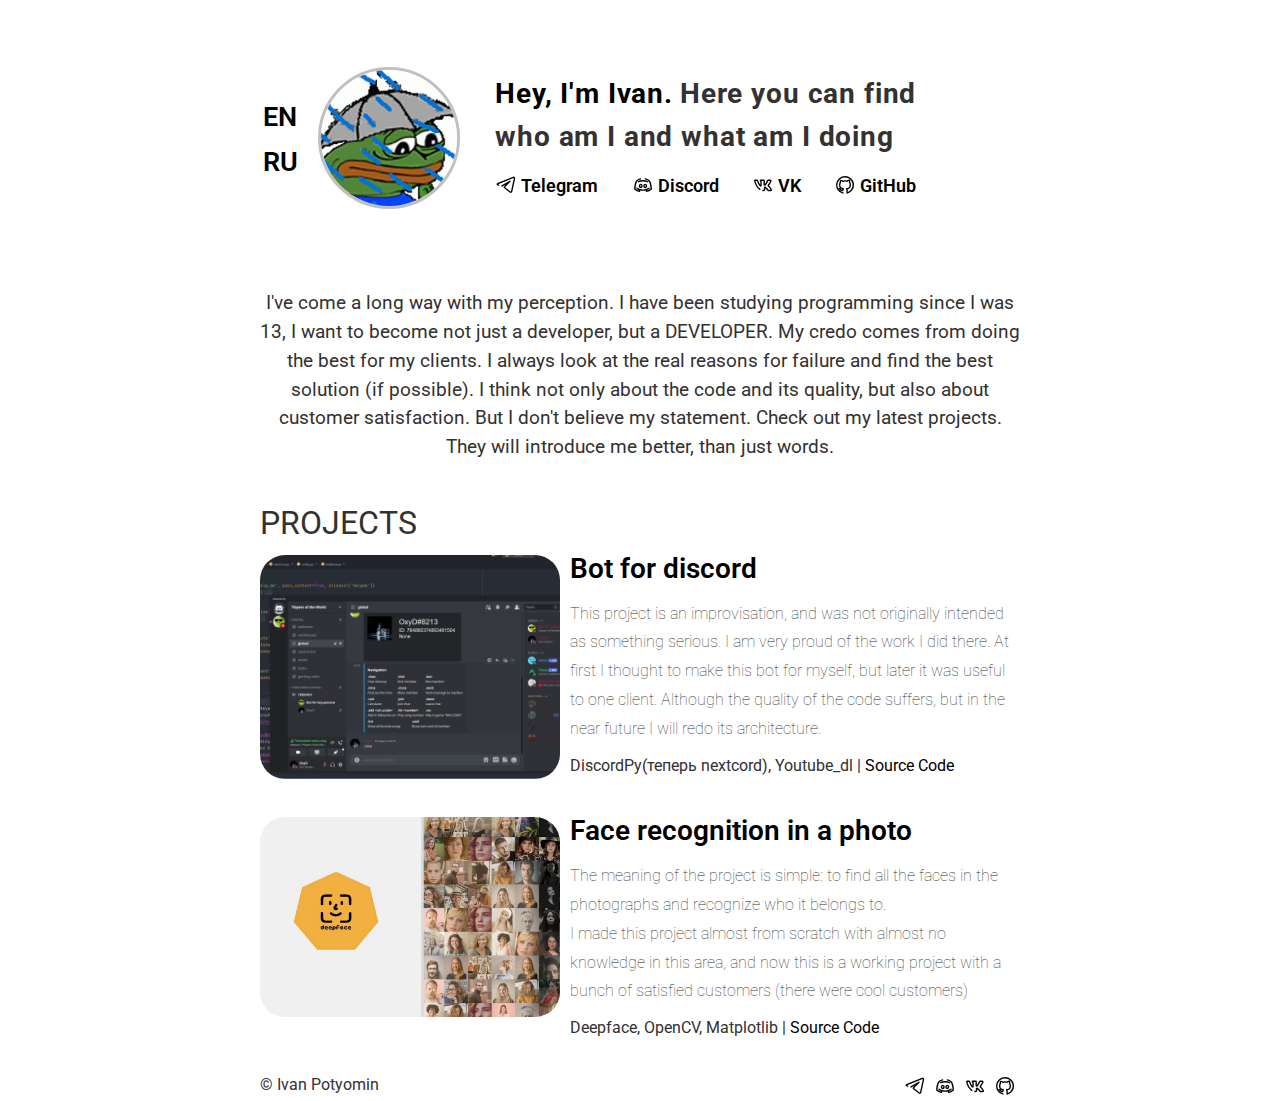
<file: example/simple.html>
<!DOCTYPE html>
<html lang="en">
<head>
    <meta charset="UTF-8">
    <title>About me</title>
    <link rel="stylesheet" type="text/css" href="/assets/styles/styles.css">
    <link rel="icon" type="image/x-icon" href="/assets/img/icons/letter_I.ico">
</head>
<body>
<div class="main">
    <div class="content">
        <div class="content__hello">
            <div class="header">
                <div class="header_en_ru">
                    <a href="/example/simple.html">
                        <span>EN</span>
                    </a><br>
                    <a href="/ru/example/simple.html">
                        <span>RU</span>
                    </a>
                </div>
            </div>
            <img class="content__hello-img" src="/assets/img/sadge-rain.gif" alt="Avatar">
            <div class="content__hello-text">
                    <span class="content__name">
                        <a href="/"> Hey, I'm Ivan.</a>
                    </span>
                <span class="content__description">Here you can find <br/> who am I and what am I doing</span>
                <nav class="content__social">
                    <a href="https://t.me/OxyDear" target="_blank" class="content__social-item">
                        <img src="/assets/img/icons/telegram.svg" alt="Telegram">
                        <span>Telegram</span>
                    </a>
                    <a href="https://discordapp.com/users/764860374893461504/" target="_blank" class="content__social-item">
                        <img src="/assets/img/icons/discord.svg" alt="Discord">
                        <span>Discord</span>
                    </a>
                    <a href="https://vk.com/OxyDear" target="_blank" class="content__social-item">
                        <img src="/assets/img/icons/vk.svg" alt="VK">
                        <span>VK</span>
                    </a>
                    <a href="https://github.com/OxyDear" target="_blank" class="content__social-item">
                        <img src="/assets/img/icons/github.svg" alt="GitHub">
                        <span>GitHub</span>
                    </a>
                </nav>
            </div>
        </div>
        <div class="content__main">
            <div class="content__main-item">
                <div class="main-item__description">
                    <div class="main-item__description_by_mimo_without">
                        <p>I've come a long way with my perception. I have been studying programming since I was 13, I want
                        to become not just a developer, but a DEVELOPER.
                        My credo comes from doing the best for my clients.
                        I always look at the real reasons for failure and find the best solution (if possible).
                        I think not only about the code and its quality, but also about customer satisfaction.
                        But I don't believe my statement. Check out my latest projects. They will introduce me better,
                        than just words.</p>
                    </div>
                </div>
            </div>
            <h2 class="content__subheader">Projects</h2>
            <div class="content__main-item project">
                <a data-fslightbox href="/assets/img/ds1.png">
                    <img src="/assets/img/ds1.png" alt="project1">
                </a>
                <div>
                    <div class="main-item__title">
                        <a href="/example/project.html"><span>Bot for discord</span></a>
                    </div>
                    <div class="main-item__description">
                        <p>This project is an improvisation, and was not originally intended as something serious.
                            I am very proud of the work I did there.
                            At first I thought to make this bot for myself,
                            but later it was useful to one client.
                            Although the quality of the code suffers,
                            but in the near future I will redo its architecture.</p>
                    </div>
                    <div class="main-item__subdescription">
                        <p><span> DiscordPy(теперь nextcord), Youtube_dl </span><span>| </span><a href="https://github.com/OxyDear/lazy-bot-ox"><span>Source Code</span></a></p>
                    </div>
                </div>
            </div>
            <div class="content__main-item project">
                <a data-fslightbox href="/assets/img/deepface.png">
                    <img src="/assets/img/deepface.png" alt="project2">
                </a>
                <div>
                    <div class="main-item__title">
                        <a href="/example/project.html"><span>Face recognition in a photo</span></a>
                    </div>
                    <div class="main-item__description">
                        <p>The meaning of the project is simple: to find all the faces in the photographs and recognize who it belongs to.
                            <br/>I made this project almost from scratch with almost no knowledge in this area,
                            and now this is a working project with a bunch of satisfied customers (there were cool customers)</p>
                    </div>
                    <div class="main-item__subdescription">
                        <p><span> Deepface, OpenCV, Matplotlib </span><span>| </span><a href="https://github.com/OxyDear/FaceRecog"><span>Source Code</span></a></p>
                    </div>
                </div>
            </div>
        </div>
    </div>
    <div class="footer">
        <div>
            <span>© Ivan Potyomin</span>
        </div>
        <div>
            <nav class="footer__social">
                <a href="https://t.me/OxyDear" target="_blank" class="footer__social-item">
                    <img src="/assets/img/icons/telegram.svg" alt="Telegram">
                </a>
                <a href="https://discordapp.com/users/764860374893461504/" target="_blank" class="footer__social-item">
                    <img src="/assets/img/icons/discord.svg" alt="Discord">
                </a>
                <a href="https://vk.com/OxyDear" target="_blank" class="footer__social-item">
                    <img src="/assets/img/icons/vk.svg" alt="VK">
                </a>
                <a href="https://github.com/OxyDear" target="_blank" class="footer__social-item">
                    <img src="/assets/img/icons/github.svg" alt="GitHub">
                </a>
            </nav>
        </div>
    </div>
</div>
<script src="/assets/scripts/fslightbox.js"></script>
</body>
</html>
</file>
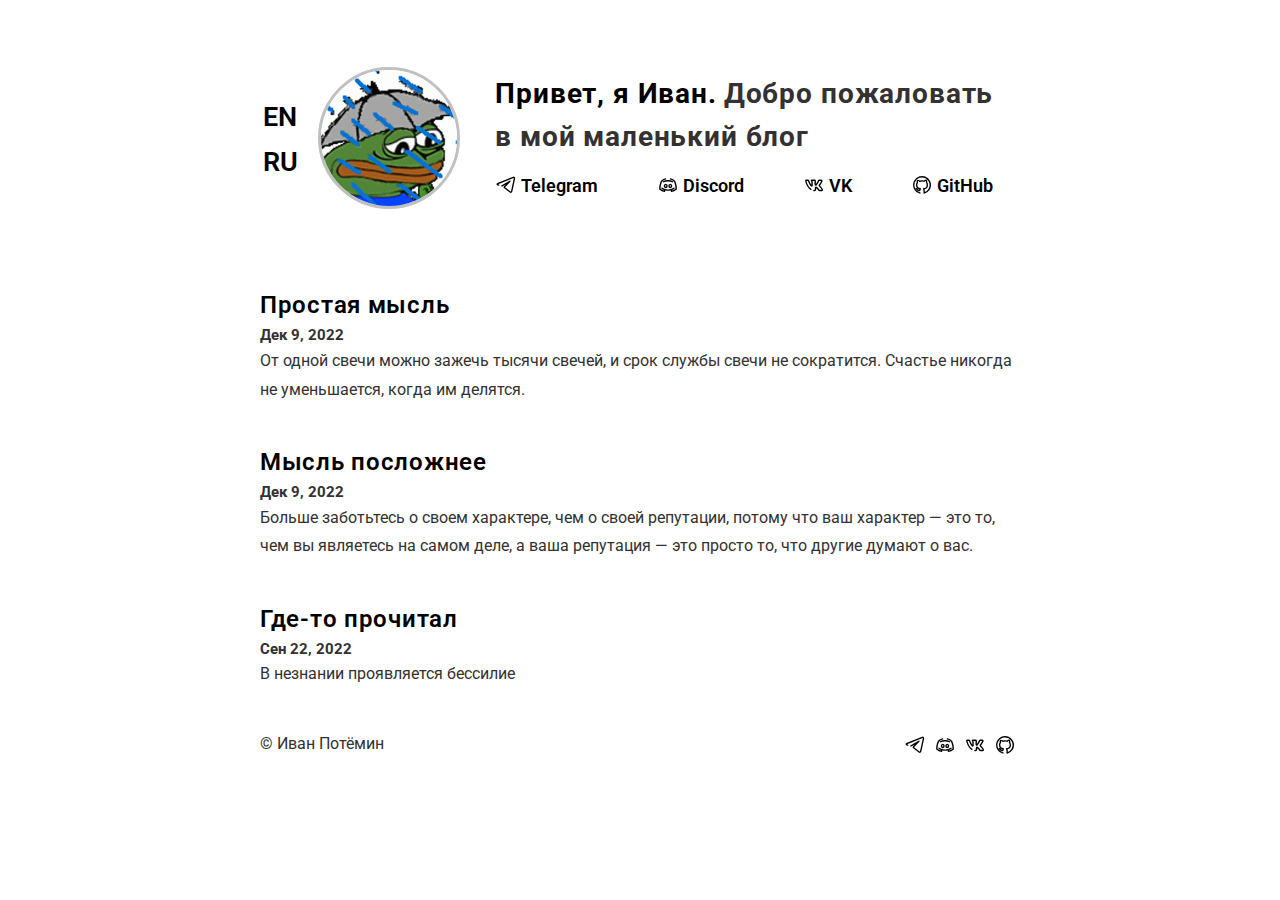
<file: ru/example/blog.html>
<!DOCTYPE html>
<html lang="en">
<head>
  <meta charset="UTF-8">
  <title>Обо мне</title>
  <link rel="stylesheet" type="text/css" href="/assets/styles/styles.css">
  <link rel="icon" type="image/x-icon" href="/assets/img/icons/letter_I.ico">
</head>
<body>
<div class="main">
  <div class="content">
    <div class="content__hello">
      <div class="header">
        <div class="header_en_ru">
          <a href="/example/blog.html">
            <span>EN</span>
          </a><br>
          <a href="/ru/example/blog.html">
            <span>RU</span>
          </a>
        </div>
      </div>
      <img class="content__hello-img" src="/assets/img/sadge-rain.gif" alt="Avatar">
      <div class="content__hello-text">
                    <span class="content__name">
                        <a href="/">Привет, я Иван.</a>
                    </span>
        <span class="content__description">Добро пожаловать<br/> в мой маленький блог</span>
        <nav class="content__social">
          <a href="https://t.me/OxyDear" target="_blank" class="content__social-item">
            <img src="/assets/img/icons/telegram.svg" alt="Telegram">
            <span>Telegram</span>
          </a>
          <a href="https://discordapp.com/users/764860374893461504/" target="_blank" class="content__social-item">
            <img src="/assets/img/icons/discord.svg" alt="Discord">
            <span>Discord</span>
          </a>
          <a href="https://vk.com/OxyDear" target="_blank" class="content__social-item">
            <img src="/assets/img/icons/vk.svg" alt="VK">
            <span>VK</span>
          </a>
          <a href="https://github.com/OxyDear" target="_blank" class="content__social-item">
            <img src="/assets/img/icons/github.svg" alt="GitHub">
            <span>GitHub</span>
          </a>
        </nav>
      </div>
    </div>
    <div class="content__main">
      <div class="content__main-item post">
        <article>
          <h2 class="main-item__title">
            <a>Простая мысль</a>
          </h2>
          <p class="main-item__date">Дек 9, 2022</p>
          <div class="main-item__description">
            <p>От одной свечи можно зажечь тысячи свечей, и срок службы свечи не сократится. Счастье никогда не уменьшается, когда им делятся.</p>
          </div>
        </article>
      </div>
      <div class="content__main-item post">
        <article>
          <h2 class="main-item__title">
            <a>Мысль посложнее</a>
          </h2>
          <p class="main-item__date">Дек 9, 2022</p>
          <div class="main-item__description">
            <p>Больше заботьтесь о своем характере, чем о своей репутации, потому что ваш характер — это то, чем вы являетесь на самом деле, а ваша репутация — это просто то, что другие думают о вас.</p>
          </div>
        </article>
      </div>
      <div class="content__main-item post">
        <article>
          <h2 class="main-item__title">
            <a>Где-то прочитал</a>
          </h2>
          <p class="main-item__date">Сен 22, 2022</p>
          <div class="main-item__description">
            <p>В незнании проявляется бессилие</p>
          </div>
        </article>
      </div>
    </div>
  </div>
  <div class="footer">
    <div>
      <span>© Иван Потёмин</span>
    </div>
    <div>
      <nav class="footer__social">
        <a href="https://t.me/OxyDear" target="_blank" class="footer__social-item">
          <img src="/assets/img/icons/telegram.svg" alt="Telegram">
        </a>
        <a href="https://discordapp.com/users/764860374893461504/" target="_blank" class="footer__social-item">
          <img src="/assets/img/icons/discord.svg" alt="Discord">
        </a>
        <a href="https://vk.com/OxyDear" target="_blank" class="footer__social-item">
          <img src="/assets/img/icons/vk.svg" alt="VK">
        </a>
        <a href="https://github.com/OxyDear" target="_blank" class="footer__social-item">
          <img src="/assets/img/icons/github.svg" alt="GitHub">
        </a>
      </nav>
    </div>
  </div>
</div>
<script src="/assets/scripts/fslightbox.js"></script>
</body>
</html>
</file>
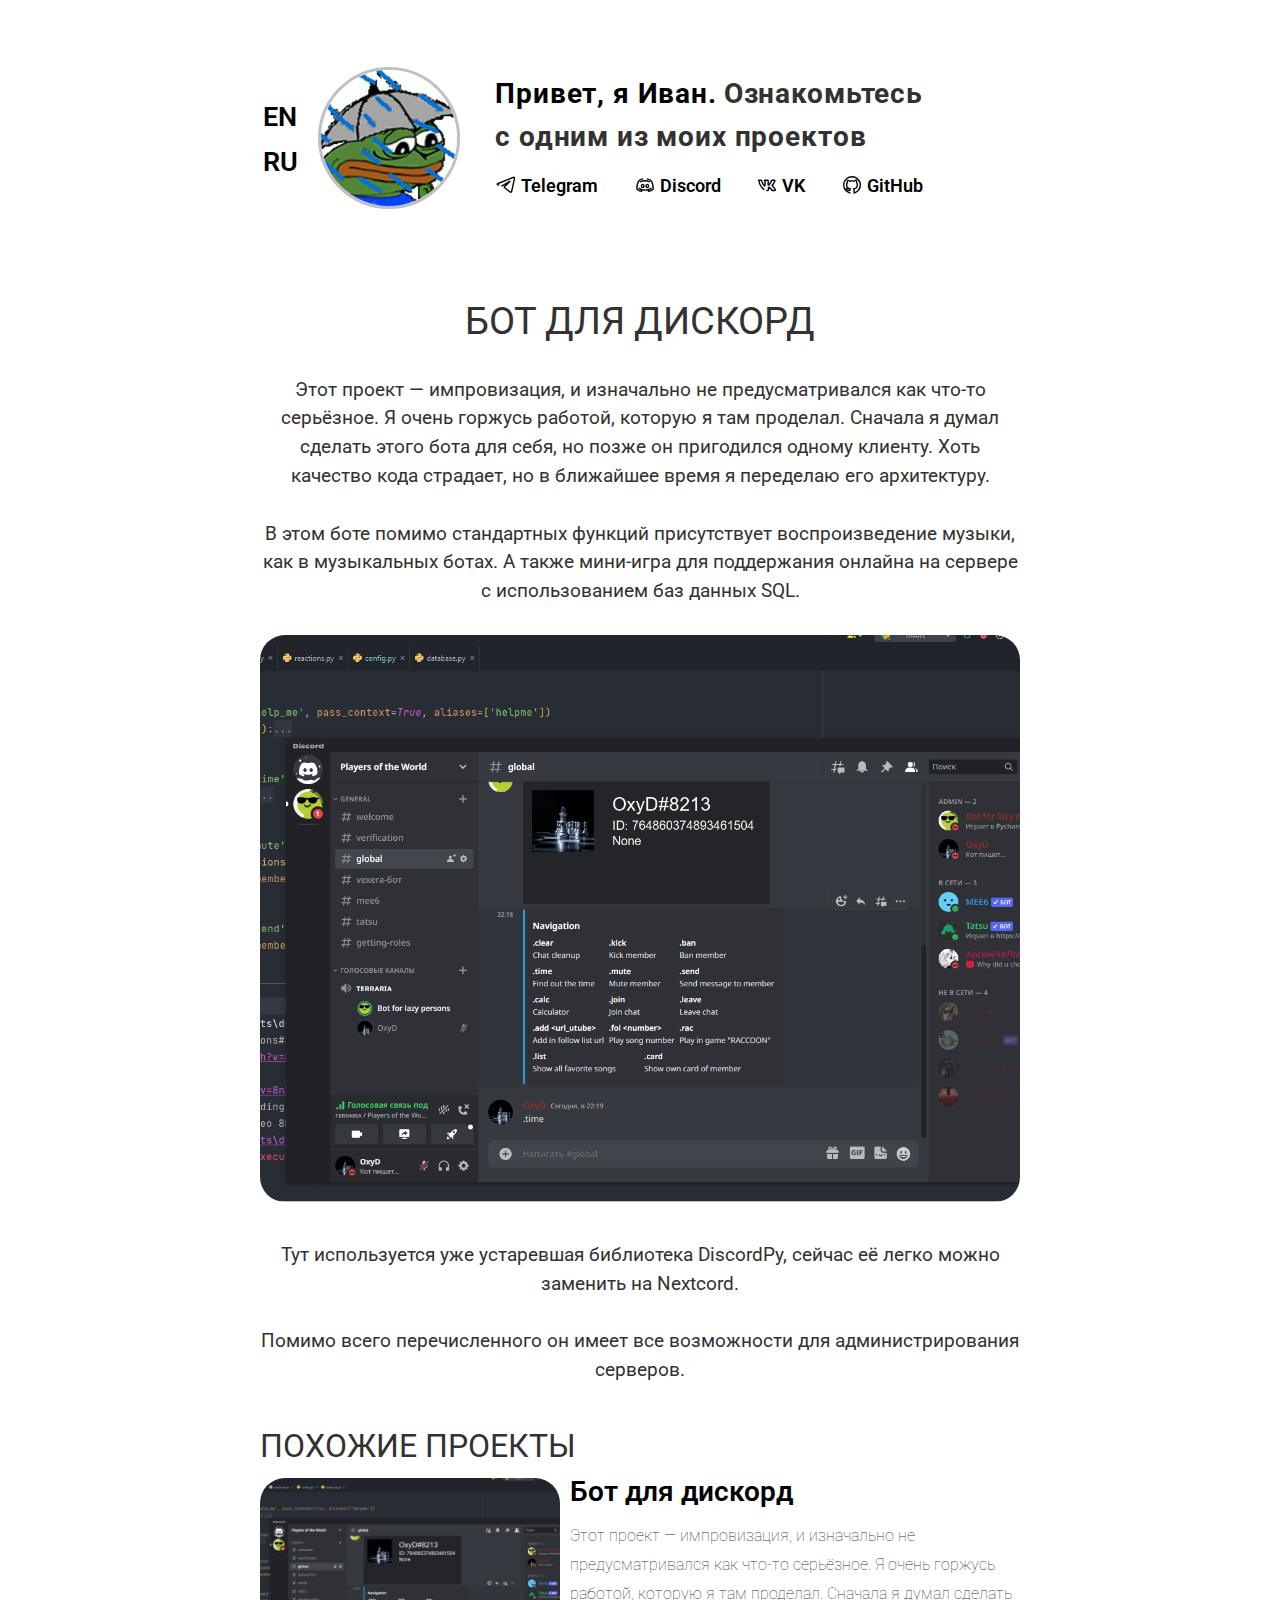
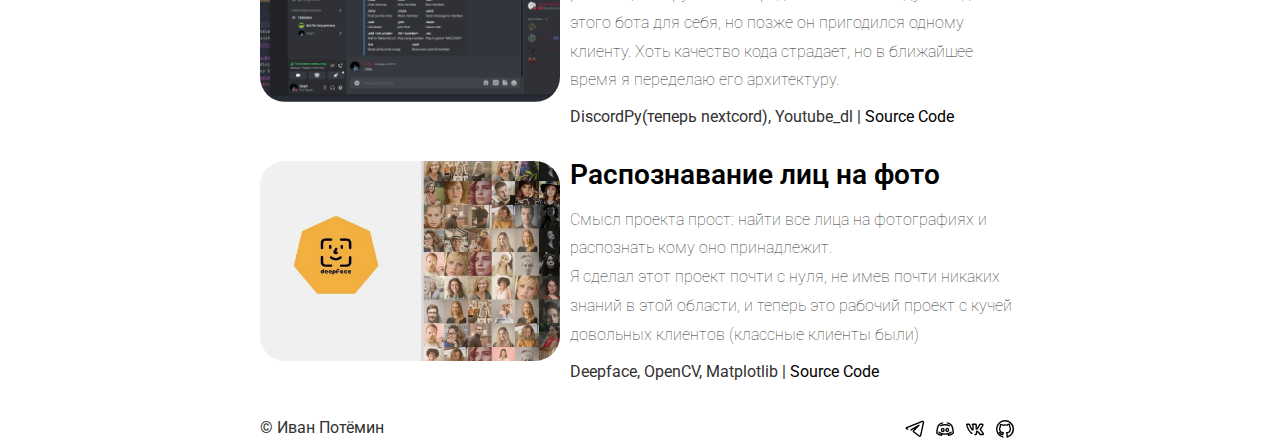
<file: ru/example/project.html>
<!DOCTYPE html>
<html lang="en">
<head>
    <meta charset="UTF-8">
    <title>Обо мне</title>
    <link rel="stylesheet" type="text/css" href="/assets/styles/styles.css">
    <link rel="icon" type="image/x-icon" href="/assets/img/icons/letter_I.ico">
</head>
<body>
<div class="main">
    <div class="content">
        <div class="content__hello">
            <div class="header">
                <div class="header_en_ru">
                    <a href="/example/project.html">
                        <span>EN</span>
                    </a><br>
                    <a href="/ru/example/project.html">
                        <span>RU</span>
                    </a>
                </div>
            </div>
            <img class="content__hello-img" src="/assets/img/sadge-rain.gif" alt="Avatar">
            <div class="content__hello-text">
                    <span class="content__name">
                        <a href="/">Привет, я Иван.</a>
                    </span>
                <span class="content__description">Ознакомьтесь <br/> с одним из моих проектов</span>
                <nav class="content__social">
                    <a href="https://t.me/OxyDear" target="_blank" class="content__social-item">
                        <img src="/assets/img/icons/telegram.svg" alt="Telegram">
                        <span>Telegram</span>
                    </a>
                    <a href="https://discordapp.com/users/764860374893461504/" target="_blank" class="content__social-item">
                        <img src="/assets/img/icons/discord.svg" alt="Discord">
                        <span>Discord</span>
                    </a>
                    <a href="https://vk.com/OxyDear" target="_blank" class="content__social-item">
                        <img src="/assets/img/icons/vk.svg" alt="VK">
                        <span>VK</span>
                    </a>
                    <a href="https://github.com/OxyDear" target="_blank" class="content__social-item">
                        <img src="/assets/img/icons/github.svg" alt="GitHub">
                        <span>GitHub</span>
                    </a>
                </nav>
            </div>
        </div>
        <div class="content__main">
            <h1 class="content__about-header">Бот для дискорд</h1>
            <div class="main-item__description_by_mimo_without">
                <div class="content__main-item">
                    <div class="main-item__description">
                        <div class="main-item__description_by_mimo_without">
                            <p>Этот проект — импровизация, и изначально не предусматривался как что-то
                                серьёзное. Я очень горжусь работой, которую я там проделал.
                                Сначала я думал сделать этого бота для себя,
                                но позже он пригодился одному клиенту.
                                Хоть качество кода страдает,
                                но в ближайшее время я переделаю его архитектуру.</p>
                        </div>
                    </div>
                </div>
                <div class="content__main-item">
                    <div class="main-item__description">
                        <div class="main-item__description_by_mimo_without">
                            <p>В этом боте помимо стандартных функций присутствует воспроизведение музыки,
                                как в музыкальных ботах. А также мини-игра для поддержания онлайна на сервере
                                с использованием баз данных SQL.</p>
                        </div>
                    </div>
                </div>
            </div>
            <div class="content__main-item">
                <div class="main-item__description">
                    <img src="/assets/img/ds1.png" alt="project">
                </div>
            </div>
            <div class="content__main-item">
                <div class="main-item__description">
                    <div class="main-item__description_by_mimo_without">
                        <p>Тут используется уже устаревшая библиотека DiscordPy,
                            сейчас её легко можно заменить на Nextcord.</p>
                    </div>
                </div>
            </div>
            <div class="content__main-item">
                <div class="main-item__description">
                    <div class="main-item__description_by_mimo_without">
                        <p>Помимо всего перечисленного он имеет все возможности для администрирования серверов.</p>
                    </div>
                </div>
            </div>
            <h2 class="content__subheader">Похожие проекты</h2>
            <div class="content__main-item project">
                <a data-fslightbox href="/assets/img/ds1.png">
                    <img src="/assets/img/ds1.png" alt="project1">
                </a>
                <div>
                    <div class="main-item__title">
                        <a href="/ru/example/project.html"><span>Бот для дискорд</span></a>
                    </div>
                    <div class="main-item__description">
                        <p>Этот проект — импровизация, и изначально не предусматривался как что-то серьёзное.
                            Я очень горжусь работой, которую я там проделал.
                            Сначала я думал сделать этого бота для себя,
                            но позже он пригодился одному клиенту.
                            Хоть качество кода страдает,
                            но в ближайшее время я переделаю его архитектуру.</p>
                    </div>
                    <div class="main-item__subdescription">
                        <p><span> DiscordPy(теперь nextcord), Youtube_dl </span><span>| </span><a href="https://github.com/OxyDear/lazy-bot-ox"><span>Source Code</span></a></p>
                    </div>
                </div>
            </div>
            <div class="content__main-item project">
                <a data-fslightbox href="/assets/img/deepface.png">
                    <img src="/assets/img/deepface.png" alt="project2">
                </a>
                <div>
                    <div class="main-item__title">
                        <a href="/ru/example/project2.html"><span>Распознавание лиц на фото</span></a>
                    </div>
                    <div class="main-item__description">
                        <p>Смысл проекта прост: найти все лица на фотографиях и распознать кому оно принадлежит.
                            <br/>Я сделал этот проект почти с нуля, не имев почти никаких знаний в этой области,
                            и теперь это рабочий проект с кучей довольных клиентов (классные клиенты были)</p>
                    </div>
                    <div class="main-item__subdescription">
                        <p><span> Deepface, OpenCV, Matplotlib </span><span>| </span><a href="https://github.com/OxyDear/FaceRecog"><span>Source Code</span></a></p>
                    </div>
                </div>
            </div>
        </div>
    </div>
    <div class="footer">
        <div>
            <span>© Иван Потёмин</span>
        </div>
        <div>
            <nav class="footer__social">
                <a href="https://t.me/OxyDear" target="_blank" class="footer__social-item">
                    <img src="/assets/img/icons/telegram.svg" alt="Telegram">
                </a>
                <a href="https://discordapp.com/users/764860374893461504/" target="_blank" class="footer__social-item">
                    <img src="/assets/img/icons/discord.svg" alt="Discord">
                </a>
                <a href="https://vk.com/OxyDear" target="_blank" class="footer__social-item">
                    <img src="/assets/img/icons/vk.svg" alt="VK">
                </a>
                <a href="https://github.com/OxyDear" target="_blank" class="footer__social-item">
                    <img src="/assets/img/icons/github.svg" alt="GitHub">
                </a>
            </nav>
        </div>
    </div>
</div>
<script src="/assets/scripts/fslightbox.js"></script>
</body>
</html>
</file>
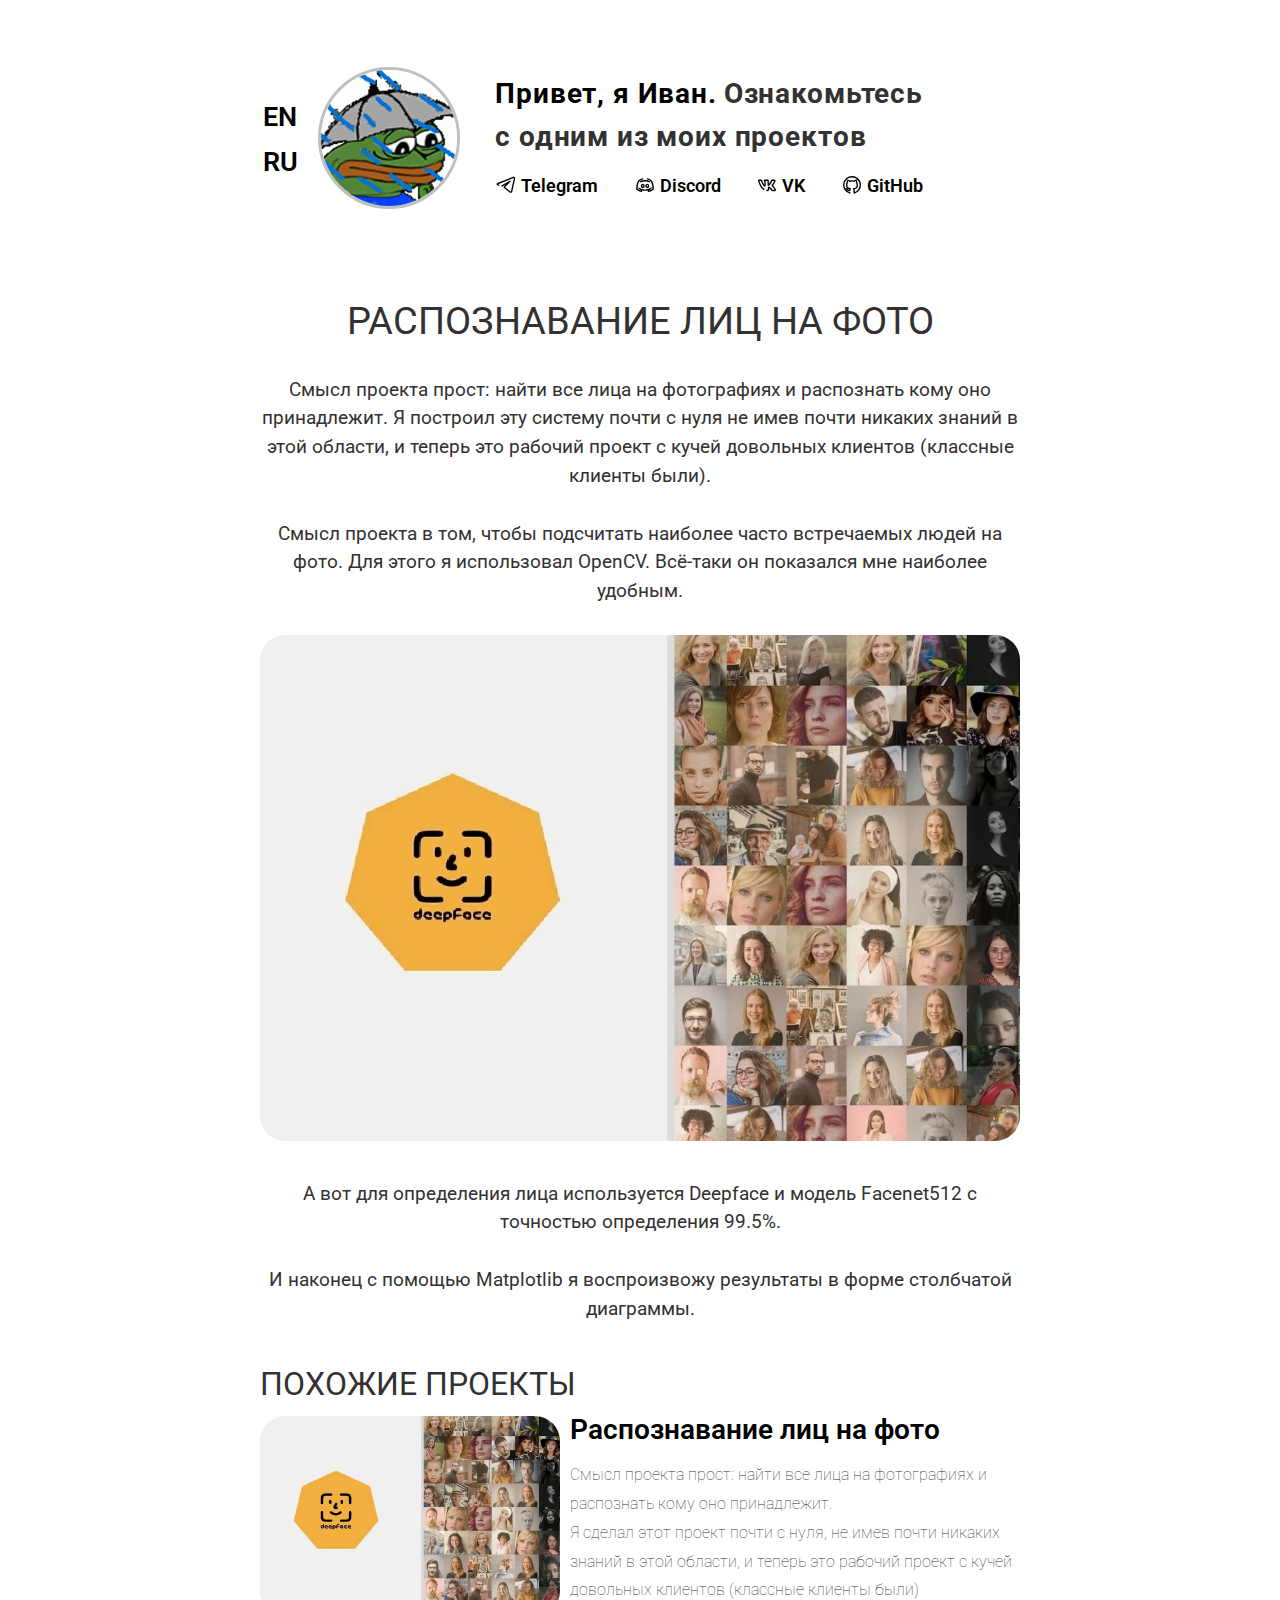
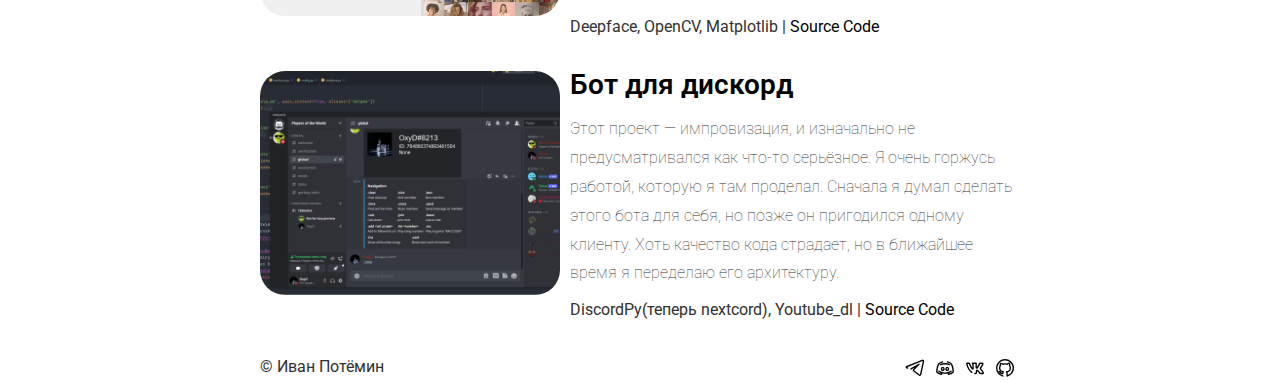
<file: ru/example/project2.html>
<!DOCTYPE html>
<html lang="en">
<head>
    <meta charset="UTF-8">
    <title>Обо мне</title>
    <link rel="stylesheet" type="text/css" href="/assets/styles/styles.css">
    <link rel="icon" type="image/x-icon" href="/assets/img/icons/letter_I.ico">
</head>
<body>
<div class="main">
    <div class="content">
        <div class="content__hello">
            <div class="header">
                <div class="header_en_ru">
                    <a href="/example/project2.html">
                        <span>EN</span>
                    </a><br>
                    <a href="/ru/example/project2.html">
                        <span>RU</span>
                    </a>
                </div>
            </div>
            <img class="content__hello-img" src="/assets/img/sadge-rain.gif" alt="Avatar">
            <div class="content__hello-text">
                    <span class="content__name">
                        <a href="/">Привет, я Иван.</a>
                    </span>
                <span class="content__description">Ознакомьтесь <br/> с одним из моих проектов</span>
                <nav class="content__social">
                    <a href="https://t.me/OxyDear" target="_blank" class="content__social-item">
                        <img src="/assets/img/icons/telegram.svg" alt="Telegram">
                        <span>Telegram</span>
                    </a>
                    <a href="https://discordapp.com/users/764860374893461504/" target="_blank" class="content__social-item">
                        <img src="/assets/img/icons/discord.svg" alt="Discord">
                        <span>Discord</span>
                    </a>
                    <a href="https://vk.com/OxyDear" target="_blank" class="content__social-item">
                        <img src="/assets/img/icons/vk.svg" alt="VK">
                        <span>VK</span>
                    </a>
                    <a href="https://github.com/OxyDear" target="_blank" class="content__social-item">
                        <img src="/assets/img/icons/github.svg" alt="GitHub">
                        <span>GitHub</span>
                    </a>
                </nav>
            </div>
        </div>
        <div class="content__main">
            <h1 class="content__about-header">Распознавание лиц на фото</h1>
            <div class="main-item__description_by_mimo_without">
                <div class="content__main-item">
                    <div class="main-item__description">
                        <div class="main-item__description_by_mimo_without">
                            <p>Смысл проекта прост: найти все лица на фотографиях и распознать кому оно
                                принадлежит. Я построил эту систему почти с нуля не имев почти никаких знаний в этой области,
                                и теперь это рабочий проект с кучей довольных клиентов (классные клиенты были).</p>
                        </div>
                    </div>
                </div>
                <div class="content__main-item">
                    <div class="main-item__description">
                        <div class="main-item__description_by_mimo_without">
                            <p>Смысл проекта в том, чтобы подсчитать наиболее часто встречаемых людей на
                                фото. Для этого я использовал OpenCV. Всё-таки он показался мне наиболее удобным.</p>
                        </div>
                    </div>
                </div>
            </div>
            <div class="content__main-item">
                <div class="main-item__description">
                    <img src="/assets/img/deepface.png" alt="project">
                </div>
            </div>
            <div class="content__main-item">
                <div class="main-item__description">
                    <div class="main-item__description_by_mimo_without">
                        <p>А вот для определения лица используется Deepface и модель Facenet512 с
                            точностью определения 99.5%.</p>
                    </div>
                </div>
            </div>
            <div class="content__main-item">
                <div class="main-item__description">
                    <div class="main-item__description_by_mimo_without">
                        <p>И наконец с помощью Matplotlib я воспроизвожу результаты в форме столбчатой диаграммы.</p>
                    </div>
                </div>
            </div>
            <h2 class="content__subheader">Похожие проекты</h2>
            <div class="content__main-item project">
                <a data-fslightbox href="/assets/img/deepface.png">
                    <img src="/assets/img/deepface.png" alt="project2">
                </a>
                <div>
                    <div class="main-item__title">
                        <a href="/ru/example/project2.html"><span>Распознавание лиц на фото</span></a>
                    </div>
                    <div class="main-item__description">
                        <p>Смысл проекта прост: найти все лица на фотографиях и распознать кому оно принадлежит.
                            <br/>Я сделал этот проект почти с нуля, не имев почти никаких знаний в этой области,
                            и теперь это рабочий проект с кучей довольных клиентов (классные клиенты были)</p>
                    </div>
                    <div class="main-item__subdescription">
                        <p><span> Deepface, OpenCV, Matplotlib </span><span>| </span><a href="https://github.com/OxyDear/FaceRecog"><span>Source Code</span></a></p>
                    </div>
                </div>
            </div>
            <div class="content__main-item project">
                <a data-fslightbox href="/assets/img/ds1.png">
                    <img src="/assets/img/ds1.png" alt="project1">
                </a>
                <div>
                    <div class="main-item__title">
                        <a href="/ru/example/project.html"><span>Бот для дискорд</span></a>
                    </div>
                    <div class="main-item__description">
                        <p>Этот проект — импровизация, и изначально не предусматривался как что-то серьёзное.
                            Я очень горжусь работой, которую я там проделал.
                            Сначала я думал сделать этого бота для себя,
                            но позже он пригодился одному клиенту.
                            Хоть качество кода страдает,
                            но в ближайшее время я переделаю его архитектуру.</p>
                    </div>
                    <div class="main-item__subdescription">
                        <p><span> DiscordPy(теперь nextcord), Youtube_dl </span><span>| </span><a href="https://github.com/OxyDear/lazy-bot-ox"><span>Source Code</span></a></p>
                    </div>
                </div>
            </div>
        </div>
    </div>
    <div class="footer">
        <div>
            <span>© Иван Потёмин</span>
        </div>
        <div>
            <nav class="footer__social">
                <a href="https://t.me/OxyDear" target="_blank" class="footer__social-item">
                    <img src="/assets/img/icons/telegram.svg" alt="Telegram">
                </a>
                <a href="https://discordapp.com/users/764860374893461504/" target="_blank" class="footer__social-item">
                    <img src="/assets/img/icons/discord.svg" alt="Discord">
                </a>
                <a href="https://vk.com/OxyDear" target="_blank" class="footer__social-item">
                    <img src="/assets/img/icons/vk.svg" alt="VK">
                </a>
                <a href="https://github.com/OxyDear" target="_blank" class="footer__social-item">
                    <img src="/assets/img/icons/github.svg" alt="GitHub">
                </a>
            </nav>
        </div>
    </div>
</div>
<script src="/assets/scripts/fslightbox.js"></script>
</body>
</html>
</file>
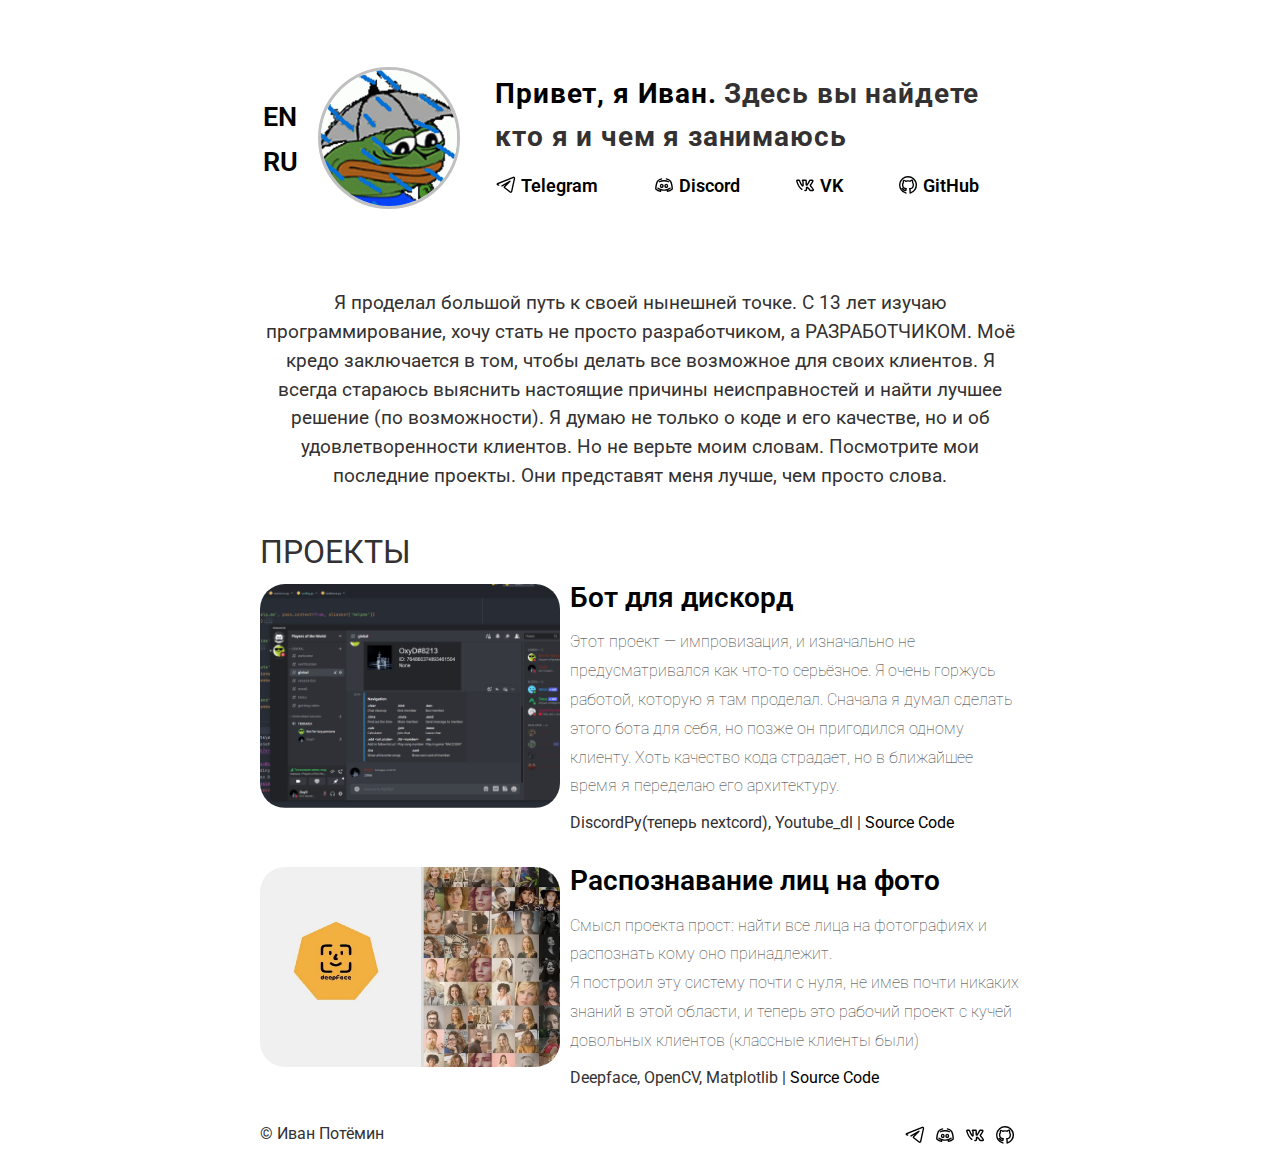
<file: ru/example/simple.html>
<!DOCTYPE html>
<html lang="en">
<head>
    <meta charset="UTF-8">
    <title>Обо мне</title>
    <link rel="stylesheet" type="text/css" href="/assets/styles/styles.css">
    <link rel="icon" type="image/x-icon" href="/assets/img/icons/letter_I.ico">
</head>
<body>
<div class="main">
    <div class="content">
        <div class="content__hello">
            <div class="header">
                <div class="header_en_ru">
                    <a href="/example/simple.html">
                        <span>EN</span>
                    </a><br>
                    <a href="/ru/example/simple.html">
                        <span>RU</span>
                    </a>
                </div>
            </div>
            <img class="content__hello-img" src="/assets/img/sadge-rain.gif" alt="Avatar">
            <div class="content__hello-text">
                    <span class="content__name">
                        <a href="/ru">Привет, я Иван.</a>
                    </span>
                <span class="content__description">Здесь вы найдете <br/> кто я и чем я занимаюсь</span>
                <nav class="content__social">
                    <a href="https://t.me/OxyDear" target="_blank" class="content__social-item">
                        <img src="/assets/img/icons/telegram.svg" alt="Telegram">
                        <span>Telegram</span>
                    </a>
                    <a href="https://discordapp.com/users/764860374893461504/" target="_blank" class="content__social-item">
                        <img src="/assets/img/icons/discord.svg" alt="Discord">
                        <span>Discord</span>
                    </a>
                    <a href="https://vk.com/OxyDear" target="_blank" class="content__social-item">
                        <img src="/assets/img/icons/vk.svg" alt="VK">
                        <span>VK</span>
                    </a>
                    <a href="https://github.com/OxyDear" target="_blank" class="content__social-item">
                        <img src="/assets/img/icons/github.svg" alt="GitHub">
                        <span>GitHub</span>
                    </a>
                </nav>
            </div>
        </div>
        <div class="content__main">
            <div class="content__main-item">
                <div class="main-item__description">
                    <div class="main-item__description_by_mimo_without">
                        <p>Я проделал большой путь к своей нынешней точке. С 13 лет изучаю программирование, хочу
                        стать не просто разработчиком, а РАЗРАБОТЧИКОМ.
                        Моё кредо заключается в том, чтобы делать все возможное для своих клиентов.
                        Я всегда стараюсь выяснить настоящие причины неисправностей и найти лучшее решение (по возможности).
                        Я думаю не только о коде и его качестве, но и об удовлетворенности клиентов.
                        Но не верьте моим словам. Посмотрите мои последние проекты. Они представят меня лучше,
                        чем просто слова.</p>
                    </div>
                </div>
            </div>
            <h2 class="content__subheader">Проекты</h2>
            <div class="content__main-item project">
                <a data-fslightbox href="/assets/img/ds1.png">
                    <img src="/assets/img/ds1.png" alt="project1">
                </a>
                <div>
                    <div class="main-item__title">
                        <a href="/ru/example/project.html"><span>Бот для дискорд</span></a>
                    </div>
                    <div class="main-item__description">
                        <p>Этот проект — импровизация, и изначально не предусматривался как что-то серьёзное.
                            Я очень горжусь работой, которую я там проделал.
                            Сначала я думал сделать этого бота для себя,
                            но позже он пригодился одному клиенту.
                            Хоть качество кода страдает,
                            но в ближайшее время я переделаю его архитектуру.</p>
                    </div>
                    <div class="main-item__subdescription">
                        <p><span> DiscordPy(теперь nextcord), Youtube_dl </span><span>| </span><a href="https://github.com/OxyDear/lazy-bot-ox"><span>Source Code</span></a></p>
                    </div>
                </div>
            </div>
            <div class="content__main-item project">
                <a data-fslightbox href="/assets/img/deepface.png">
                    <img src="/assets/img/deepface.png" alt="project2">
                </a>
                <div>
                    <div class="main-item__title">
                        <a href="/ru/example/project.html"><span>Распознавание лиц на фото</span></a>
                    </div>
                    <div class="main-item__description">
                        <p>Смысл проекта прост: найти все лица на фотографиях и распознать кому оно принадлежит.
                            <br/>Я построил эту систему почти с нуля, не имев почти никаких знаний в этой области,
                            и теперь это рабочий проект с кучей довольных клиентов (классные клиенты были)</p>
                    </div>
                    <div class="main-item__subdescription">
                        <p><span> Deepface, OpenCV, Matplotlib </span><span>| </span><a href="https://github.com/OxyDear/FaceRecog"><span>Source Code</span></a></p>
                    </div>
                </div>
            </div>
        </div>
    </div>
    <div class="footer">
        <div>
            <span>© Иван Потёмин</span>
        </div>
        <div>
            <nav class="footer__social">
                <a href="https://t.me/OxyDear" target="_blank" class="footer__social-item">
                    <img src="/assets/img/icons/telegram.svg" alt="Telegram">
                </a>
                <a href="https://discordapp.com/users/764860374893461504/" target="_blank" class="footer__social-item">
                    <img src="/assets/img/icons/discord.svg" alt="Discord">
                </a>
                <a href="https://vk.com/OxyDear" target="_blank" class="footer__social-item">
                    <img src="/assets/img/icons/vk.svg" alt="VK">
                </a>
                <a href="https://github.com/OxyDear" target="_blank" class="footer__social-item">
                    <img src="/assets/img/icons/github.svg" alt="GitHub">
                </a>
            </nav>
        </div>
    </div>
</div>
<script src="/assets/scripts/fslightbox.js"></script>
</body>
</html>
</file>
<file: assets/styles/styles.css>
@import url('https://fonts.googleapis.com/css2?family=Roboto:wght@100;300;400;500;700;900&display=swap');
/***
    The new CSS reset - version 1.7.3 (last updated 7.8.2022)
    GitHub page: https://github.com/elad2412/the-new-css-reset
***/

/*
    Remove all the styles of the "User-Agent-Stylesheet", except for the 'display' property
    - The "symbol *" part is to solve Firefox SVG sprite bug
 */
*:where(:not(html, iframe, canvas, img, svg, video, audio):not(svg *, symbol *)) {
    all: unset;
    display: revert;
}

/* Preferred box-sizing value */
*,
*::before,
*::after {
    box-sizing: border-box;
}

/* Reapply the pointer cursor for anchor tags */
a, button {
    cursor: revert;
}

/* Remove list styles (bullets/numbers) */
ol, ul, menu {
    list-style: none;
}

/* For images to not be able to exceed their container */
img {
    max-width: 100%;
}

/* removes spacing between cells in tables */
table {
    border-collapse: collapse;
}

/* Safari - solving issue when using user-select:none on the <body> text input doesn't working */
input, textarea {
    -webkit-user-select: auto;
}

/* revert the 'white-space' property for textarea elements on Safari */
textarea {
    white-space: revert;
}

/* minimum style to allow to style meter element */
meter {
    -webkit-appearance: revert;
    appearance: revert;
}

/* reset default text opacity of input placeholder */
::placeholder {
    color: unset;
}

/* fix the feature of 'hidden' attribute.
   display:revert; revert to element instead of attribute */
:where([hidden]) {
    display: none;
}

/* revert for bug in Chromium browsers
   - fix for the content editable attribute will work properly.
   - webkit-user-select: auto; added for Safari in case of using user-select:none on wrapper element*/
:where([contenteditable]:not([contenteditable="false"])) {
    -moz-user-modify: read-write;
    -webkit-user-modify: read-write;
    overflow-wrap: break-word;
    -webkit-line-break: after-white-space;
    -webkit-user-select: auto;
}

/* apply back the draggable feature - exist only in Chromium and Safari */
:where([draggable="true"]) {
    -webkit-user-drag: element;
}

body {
    font-family: 'Roboto', sans-serif;
    color: #333131;
}

a {
    color: black;
    font-weight: 600;
}

a:hover {
    text-decoration: underline;
}

@media (prefers-color-scheme: dark) {
    body {
        background-color: black;
        color: #c8cbcd;
    }

    a {
        color: #fff;
    }

    .content__social-item img,
    .footer__social-item img{
        filter: invert(1);
    }
}

table{
    border-collapse: collapse;
    width: 100%;
    border: 1px solid;
    text-align: center;
    empty-cells: hide;
}

th {
    padding: 15px;
    text-align: center;
    border-bottom: 1px solid;
}

td {
    text-align: center;
    vertical-align: bottom;
    height: 50px;
    padding: 15px;
}

tr:nth-child(even) {
    background-color: #323232;
}

th, td:hover {
    background-color: #444444;
}

.main {
    margin: auto;
    width: 47.5rem;
}

.header_en_ru {
    margin-top: 25px;
    margin-right: 20px;
    font-size: 20pt;
}

.content__hello {
    display: flex;
    margin-top: 4.2rem;
    margin-bottom: 5rem;
    font-size: 28px;
    line-height: 2.8rem;
}

.content__hello-img {
    width: 142px;
    height: 142px;
    min-width: 142px;
    border-radius: 50%;
    border: 3px solid silver;
}

.content__hello-text {
    margin-left: 2.2rem;
    line-height: 2.7rem;
    margin-top: 5px;
}

.content__name a {
    font-weight: 700;
    letter-spacing: 0.03em;
}

.content__description {
    font-weight: 700;
    letter-spacing: 0.03em;
}

.header {
    display: flex;
    justify-content: end;
    margin-top: 0.2rem;
}
.header span {
    margin-left: 3px;
}

.content__social {
    display: flex;
    max-width: 36rem;
    font-size: 18px;
    padding-top: 5px;
    -webkit-box-orient: horizontal;
    -webkit-box-direction: normal;
    flex-direction: row;
    flex: 110%;
    -webkit-box-pack: start;
    justify-content: space-between;
}

.content__social_examples {
    display: flex;
    font-size: 25pt;
    padding-top: 5px;
    padding-bottom: 50px;
    -webkit-box-orient: horizontal;
    -webkit-box-direction: normal;
    flex-direction: row;
    flex: 110%;
    -webkit-box-pack: start;
    justify-content: space-between;
}

.content__social_results {
    display: flex;
    font-size: 25pt;
    padding-left: 225px;
    padding-top: 5px;
    padding-bottom: 50px;
    -webkit-box-orient: horizontal;
    -webkit-box-direction: normal;
    flex-direction: row;
    flex: 110%;
    -webkit-box-pack: start;
    justify-content: space-between;
}

.content__social-item {
    display: flex;
    align-items: center;
}
.content__social-item img {
    width: 22px;
    height: 22px;
    margin-right: 4px;
}

.content__about-header {
    text-align: center;
    font-size: 2.4rem;
    margin-bottom: 1.4rem;
    line-height: 4rem;
    text-transform: uppercase;
}

.content__subheader {
    font-size: 2rem;
    line-height: 4rem;
    text-transform: uppercase;
}

.content__main-item {
    display: flex;
    line-height: 1.8rem;
    margin-bottom: 1.8rem;
}
.content__main-item.project img {
    max-width: 300px;
    height: auto;
    margin-right: 10px;
    border-radius: 25px;
}

.main-item__description img {
    border-radius: 25px;
}

.project .main-item__title {
    font-weight: 500;
    font-size: 28px;
}

.project .main-item__links span {
    margin-right: 4px;
}

.project .main-item__description {
    font-weight: 100;
    margin-top: 1rem;
}

.project .main-item__subdescription {
    font-weight: 200;
    margin-top: 0.5rem;
}
.project .main-item__subdescription span {
    font-weight: 400;
}

.post .main-item__title{
    font-size: 1.48rem;
    line-height: 2rem;
    font-weight: 500;
    letter-spacing: .05rem;
}

.post .main-item__title a{
    box-shadow: none;
    letter-spacing: 0.03em;
}

.post .main-item__date {
    display: inline-block;
    font-size: .94rem;
    font-weight: 700;
    line-height: 1.55rem;
}

.post .main-item__description {
    line-height: 1.8rem;
    margin-top: -0.2rem;
    margin-bottom: 0.8rem;
}

.main-item__description_by_bel {
    margin-left: 20px;
    font-size: 12pt;
}

.main-item__description_by_mimo {
    margin-left: 20px;
    font-size: 14pt;
}

.main-item__description_by_mimo_without {
    font-size: 14pt;
    text-align: center;
}

.main-item__description_by_mimo_without_margin {
    font-size: 14pt;
    margin-left: 50px;
}

.main-item__description_examples {
    margin-top: 5px;
    display: flex;
}

.main-item__description_examples_ru {
    margin-top: 5px;
    display: flex;
    font-size: 22pt;
}

.main-item__description_by_mimo_without_margin_files {
    font-size: 12pt;
    text-align: center;
}

.footer {
    margin-top: 2rem;
    display: flex;
    justify-content: space-between;
}

.footer__social-item img {
    width: 22px;
    height: 22px;
    margin-right: 4px;
}
</file>
